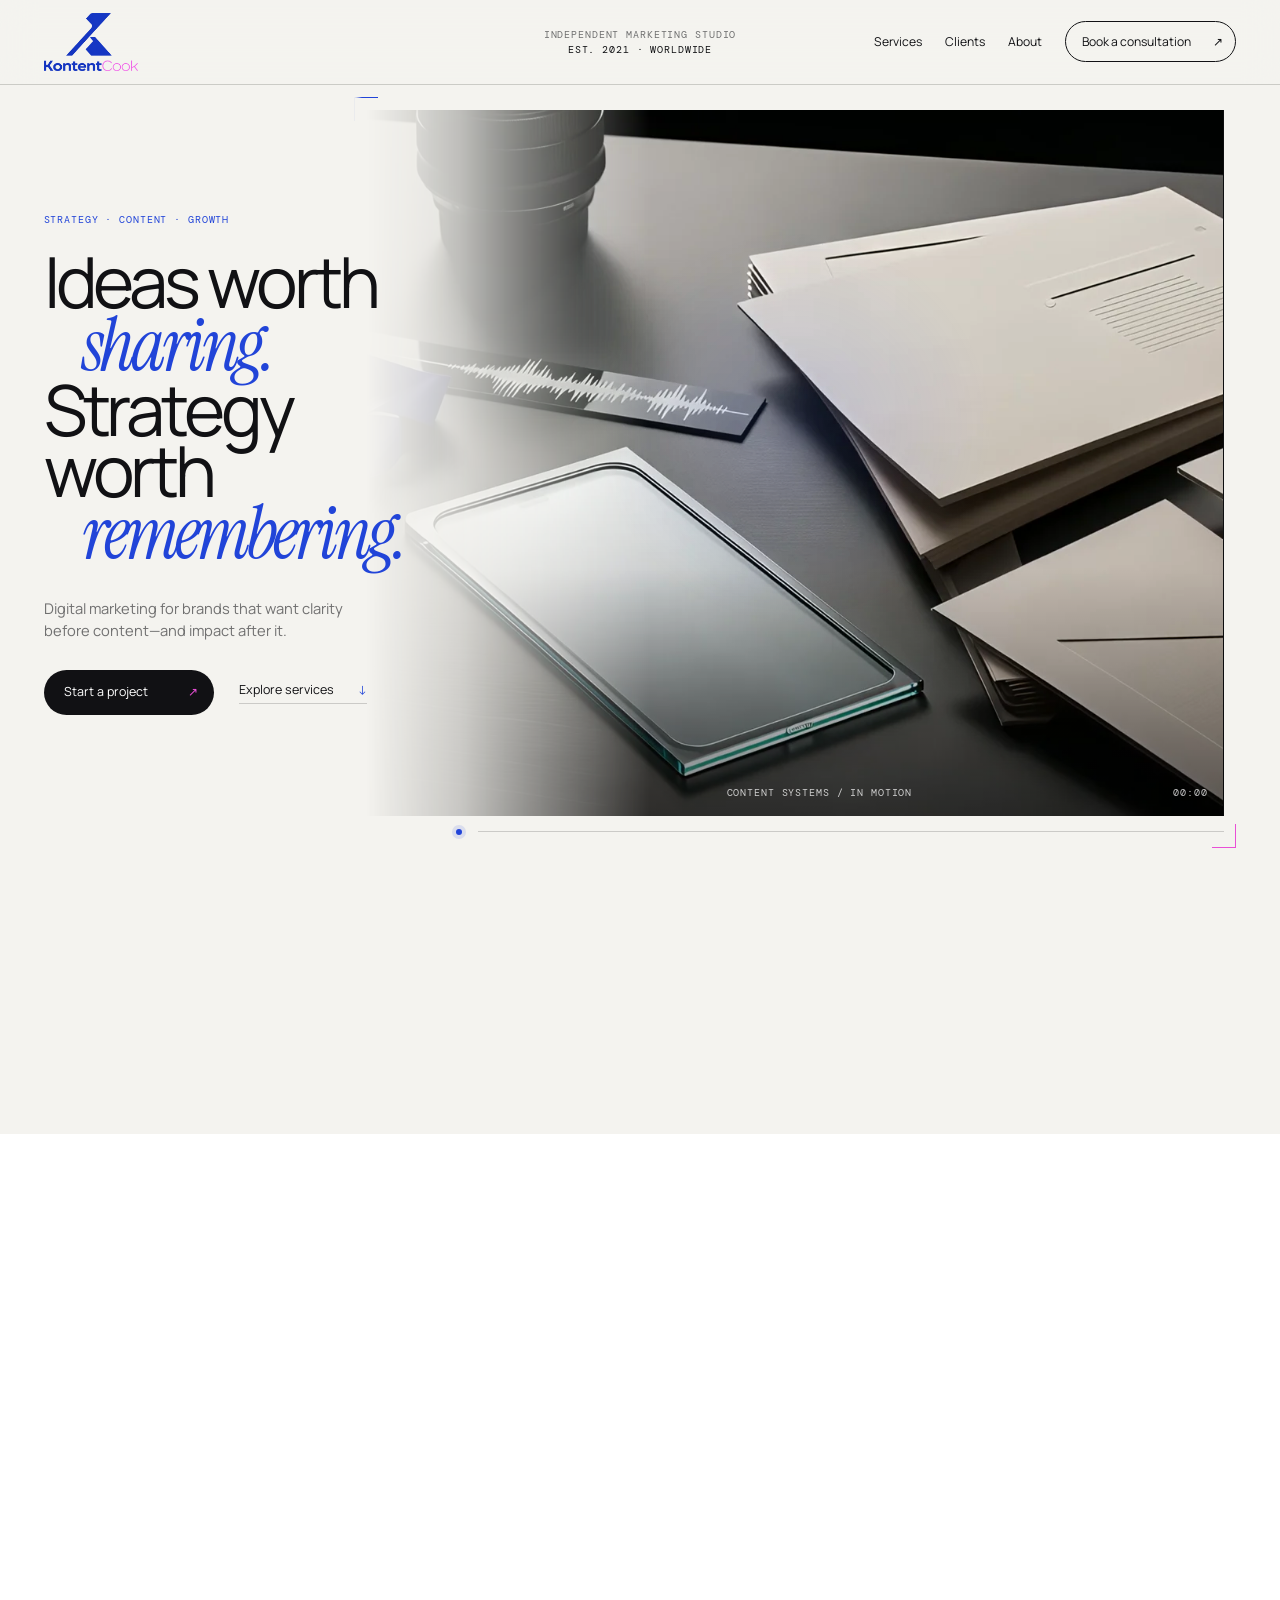
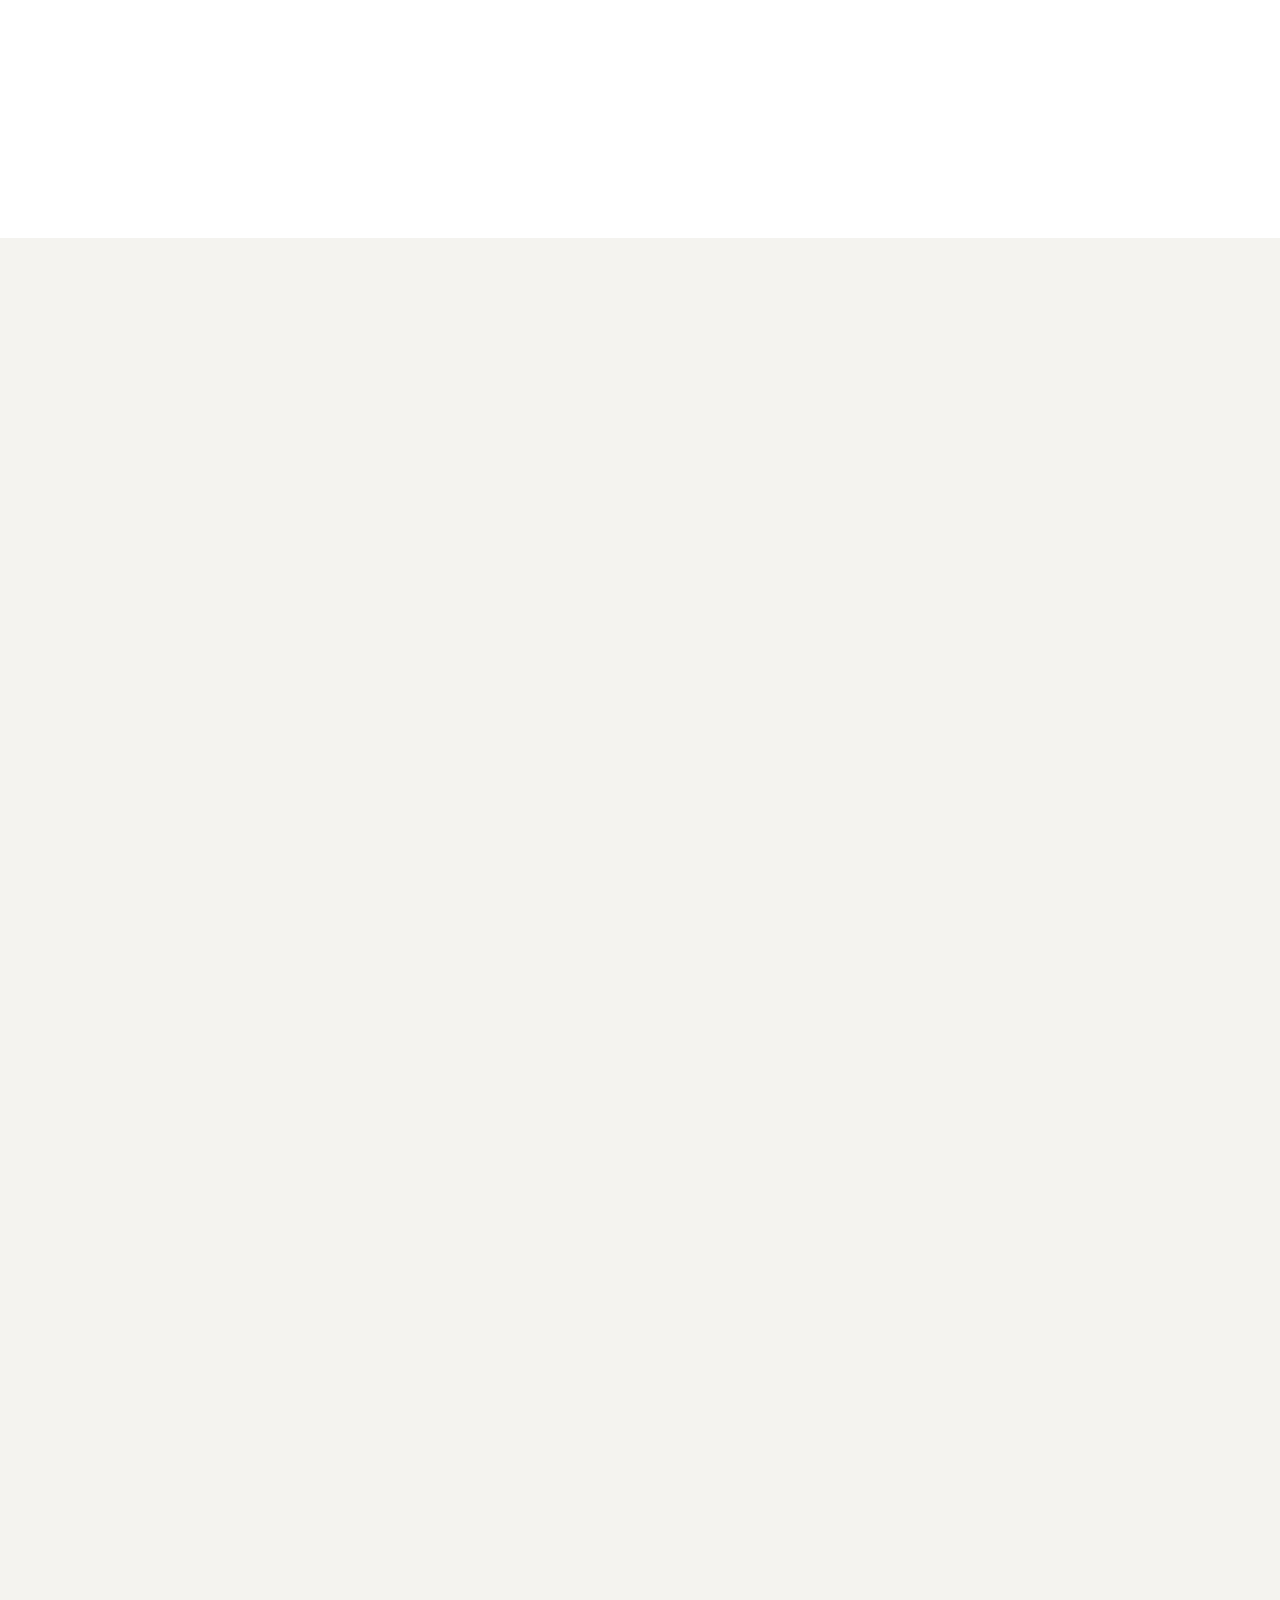
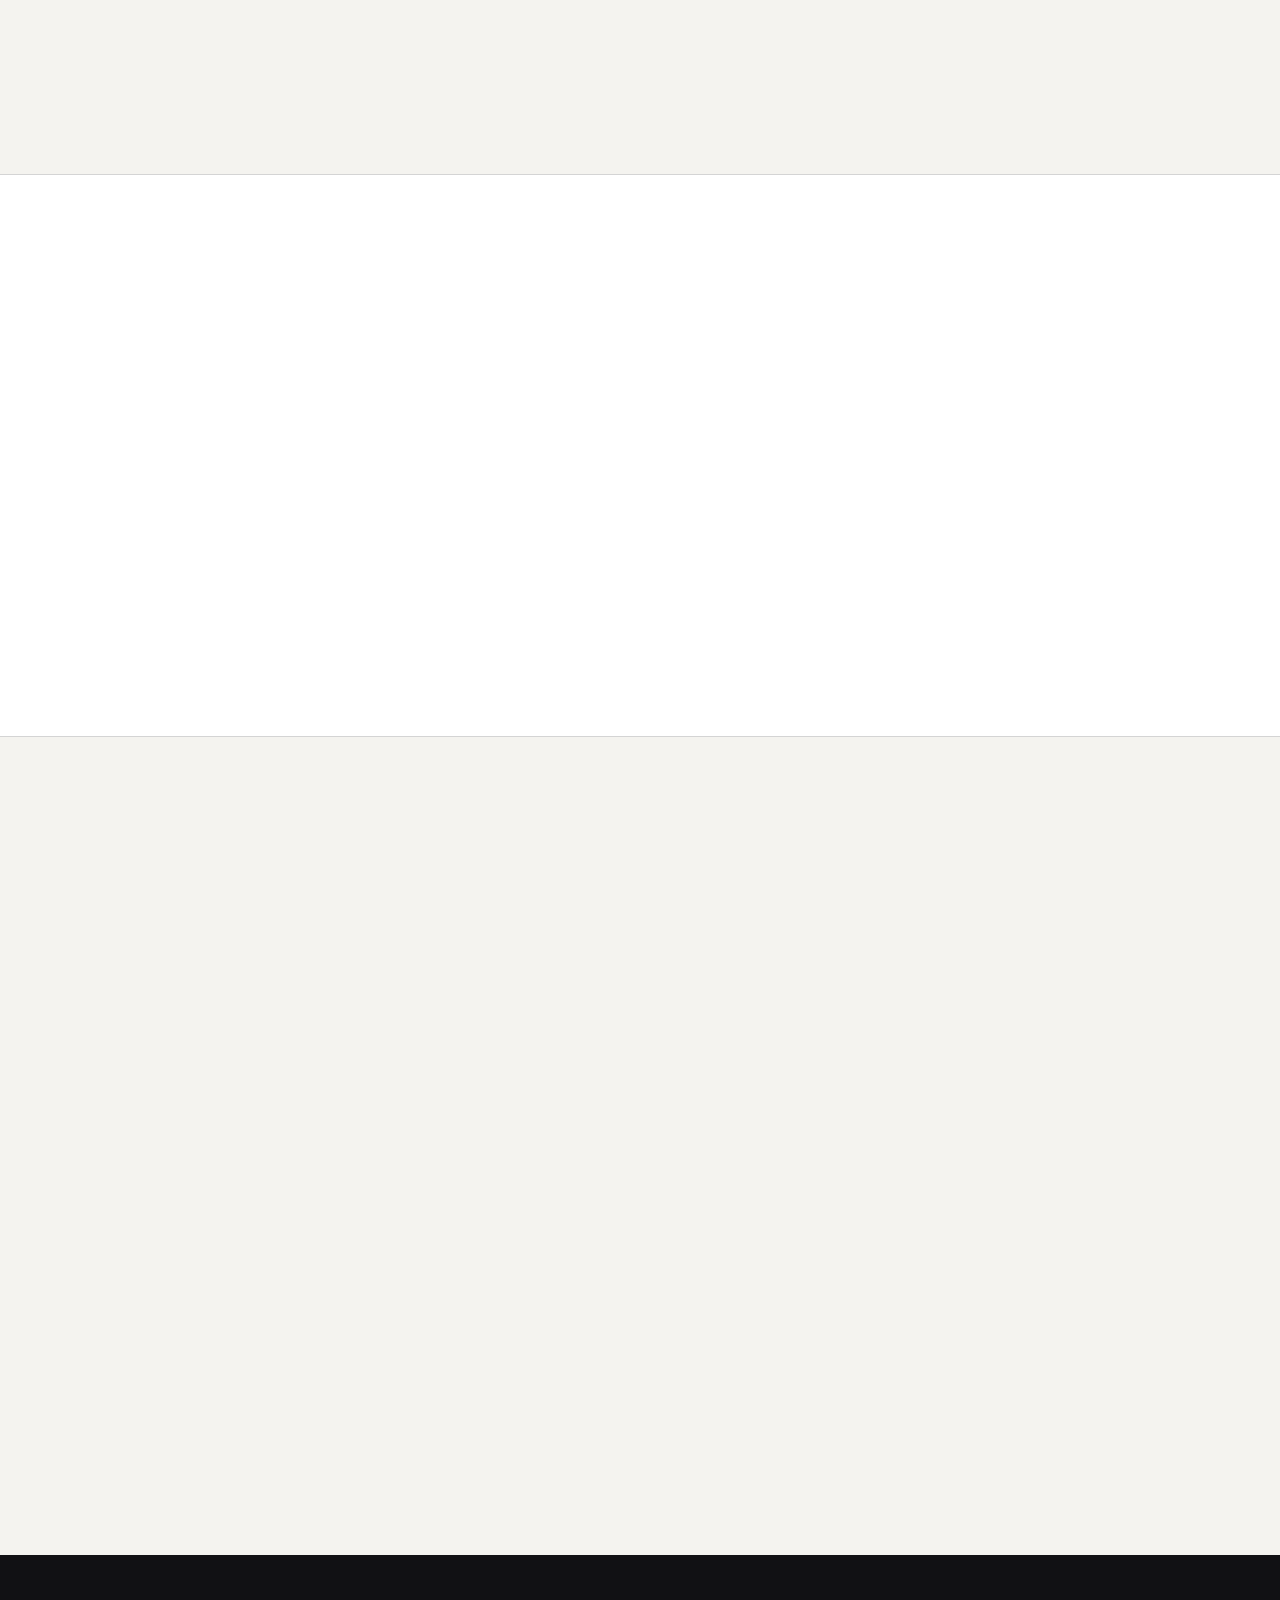
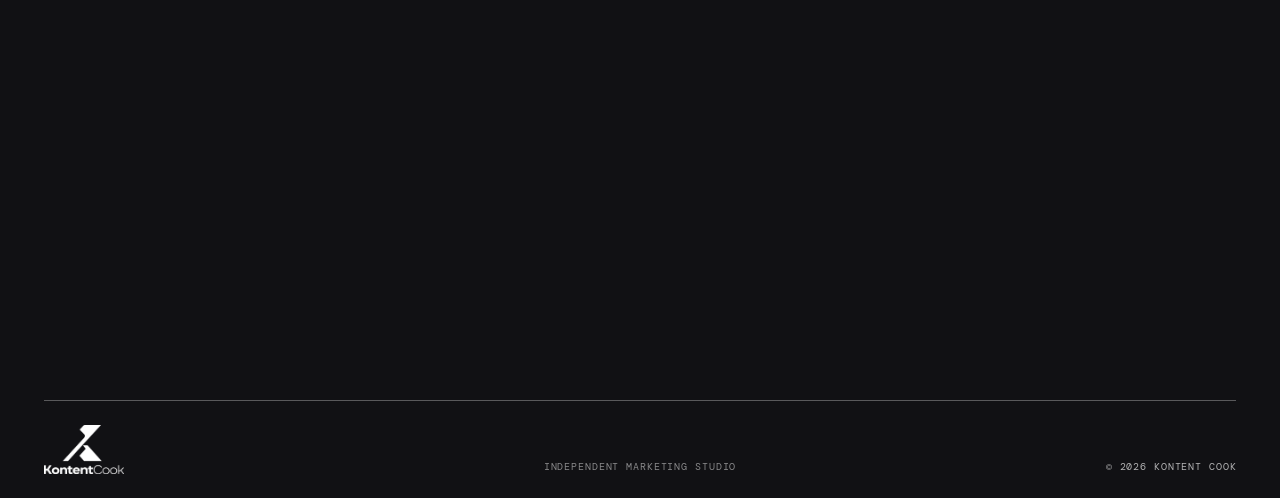
<file: index.html>
<!doctype html>
<html lang="en">
<head>
  <meta charset="utf-8">
  <meta name="viewport" content="width=device-width,initial-scale=1">
  <title>Kontent Cook — Digital strategy and content</title>
  <meta name="description" content="Kontent Cook is Kalpani Fernando's independent digital marketing studio—strategy, content and performance for brands ready to grow.">
  <link rel="canonical" href="https://kontentcook.com/">
  <meta name="theme-color" content="#f4f3ef">
  <meta property="og:type" content="website">
  <meta property="og:site_name" content="Kontent Cook">
  <meta property="og:title" content="Kontent Cook — Make marketing matter">
  <meta property="og:description" content="Clear strategy. Memorable content. Measurable growth.">
  <meta property="og:url" content="https://kontentcook.com/">
  <meta name="twitter:card" content="summary_large_image">
  <meta name="twitter:title" content="Kontent Cook — Make marketing matter">
  <meta name="twitter:description" content="Clear strategy. Memorable content. Measurable growth.">
  <link rel="icon" href="favicon-32.png" sizes="32x32">
  <link rel="apple-touch-icon" href="apple-touch-icon.png">
  <link rel="preconnect" href="https://fonts.googleapis.com">
  <link rel="preconnect" href="https://fonts.gstatic.com" crossorigin>
  <link href="https://fonts.googleapis.com/css2?family=DM+Mono:wght@300;400&family=Instrument+Serif:ital@0;1&family=Manrope:wght@300;400;500;600&display=swap" rel="stylesheet">
  <link rel="stylesheet" href="css/site.css">
  <script type="application/ld+json">{"@context":"https://schema.org","@type":"ProfessionalService","name":"Kontent Cook","url":"https://kontentcook.com/","founder":{"@type":"Person","name":"Kalpani Fernando","jobTitle":"Chartered Marketeer","sameAs":"https://www.linkedin.com/in/kalpani-fernando"},"email":"kontentcook2021@gmail.com","areaServed":["Sri Lanka","Sweden","UK","Singapore","Australia","New Zealand"]}</script>
  <script type="speculationrules">
  {"prerender":[{"where":{"href_matches":"/services/*"},"eagerness":"moderate"}]}
  </script>
</head>
<body>
  <a class="skip" href="#main">Skip to content</a>

  <header class="site-head" id="siteHead">
    <div class="head-inner">
      <a class="brand" href="#top" aria-label="Kontent Cook, home"><img src="img/logo.webp" alt="Kontent Cook" width="720" height="443"></a>
      <p class="head-note">Independent marketing studio<br><span>Est. 2021 · Worldwide</span></p>
      <nav class="desktop-nav" aria-label="Primary">
        <a href="#services">Services</a>
        <a href="#clients">Clients</a>
        <a href="#about">About</a>
        <a class="head-cta" href="#contact">Book a consultation <span>↗</span></a>
      </nav>
      <button class="menu-button" id="menuButton" aria-expanded="false" aria-controls="menuPanel" aria-label="Open menu"><span></span><span></span></button>
    </div>
  </header>

  <aside class="menu-panel" id="menuPanel" aria-hidden="true">
    <nav aria-label="Mobile">
      <a href="#services"><small>01</small> Services</a>
      <a href="#clients"><small>02</small> Clients</a>
      <a href="#about"><small>03</small> About</a>
      <a href="#contact"><small>04</small> Contact</a>
    </nav>
    <div class="menu-links"><a href="mailto:kontentcook2021@gmail.com">Email ↗</a><a href="https://www.linkedin.com/in/kalpani-fernando" target="_blank" rel="noopener">LinkedIn ↗</a></div>
  </aside>

  <main id="main">
    <section class="hero" id="top">
      <div class="hero-sticky shell">
        <div class="hero-copy">
          <p class="kicker enter">Strategy · Content · Growth</p>
          <h1 class="enter"><span>Ideas worth</span><em>sharing.</em><span>Strategy worth</span><em>remembering.</em></h1>
          <p class="hero-lede enter">Digital marketing for brands that want clarity before content—and impact after it.</p>
          <div class="hero-actions enter">
            <a class="button button--dark" href="#contact">Start a project <span>↗</span></a>
            <a class="text-link" href="#services">Explore services <span>↓</span></a>
          </div>
        </div>

        <figure class="film enter" id="filmFrame">
          <div class="film-corner film-corner--tl"></div><div class="film-corner film-corner--br"></div>
          <div class="film-window" id="filmWindow">
            <video id="heroFilm" muted playsinline preload="auto" poster="media/poster.webp" aria-label="Cinematic film about content creation">
              <source src="media/hero.mp4" type="video/mp4">
            </video>
            <div class="film-light" aria-hidden="true"></div>
            <div class="film-label"><span>Content systems / in motion</span><b id="filmTime">00:00</b></div>
          </div>
          <figcaption>
            <span class="film-status"><i></i></span>
            <span class="film-progress"><i id="filmProgress"></i></span>
          </figcaption>
        </figure>
      </div>
    </section>

    <section class="intro section" aria-label="Point of view">
      <div class="shell">
        <div class="intro-panel reveal">
          <div class="intro-inner">
            <p class="section-index">00 / Point of view</p>
            <h2 class="intro-statement">
              Good marketing doesn’t <em>add to the noise.</em>
              It gives people a reason to <em>care.</em>
            </h2>
            <div class="intro-notes">
              <p>Kontent Cook is an independent digital marketing studio built for the space between a strong idea and real business momentum.</p>
              <p>Clear thinking.<br>Distinctive execution.<br>Measurable progress.</p>
            </div>
          </div>
        </div>
      </div>
    </section>

    <section class="services section" id="services">
      <div class="shell">
        <header class="section-head reveal">
          <p class="section-index">01 / Expertise</p>
          <h2>What we bring<br><em>to the table.</em></h2>
          <p>One connected system—from deciding what matters to measuring what moved.</p>
        </header>
        <div class="service-grid">
          <a class="service-card reveal" href="services/social-media.html">
            <figure><img src="img/services/social-media.webp" data-vt="social-media" alt="" width="1200" height="900" loading="lazy"></figure>
            <div class="service-card__body">
              <span class="service-card__no">01</span>
              <h3>Social media</h3>
              <p>Content creation, community management, paid social and reporting—run as one system.</p>
              <span class="service-card__go">Explore <i>↗</i></span>
            </div>
          </a>
          <a class="service-card reveal" href="services/content-marketing.html">
            <figure><img src="img/services/content-marketing.webp" data-vt="content-marketing" alt="" width="1200" height="900" loading="lazy"></figure>
            <div class="service-card__body">
              <span class="service-card__no">02</span>
              <h3>Content marketing</h3>
              <p>Editorial strategy, writing, video production and visual storytelling that earns attention.</p>
              <span class="service-card__go">Explore <i>↗</i></span>
            </div>
          </a>
          <a class="service-card reveal" href="services/search-performance.html">
            <figure><img src="img/services/search-performance.webp" data-vt="search-performance" alt="" width="1200" height="900" loading="lazy"></figure>
            <div class="service-card__body">
              <span class="service-card__no">03</span>
              <h3>Search + performance</h3>
              <p>SEO, SEM, conversion thinking and analytics that guide the next decision.</p>
              <span class="service-card__go">Explore <i>↗</i></span>
            </div>
          </a>
          <a class="service-card reveal" href="services/brand-consultancy.html">
            <figure><img src="img/services/brand-consultancy.webp" data-vt="brand-consultancy" alt="" width="1200" height="900" loading="lazy"></figure>
            <div class="service-card__body">
              <span class="service-card__no">04</span>
              <h3>Brand consultancy</h3>
              <p>Research, positioning, messaging and integrated strategy for when the direction has to be right.</p>
              <span class="service-card__go">Explore <i>↗</i></span>
            </div>
          </a>
          <a class="service-card reveal" href="services/websites.html">
            <figure><img src="img/services/websites.webp" data-vt="websites" alt="" width="1200" height="900" loading="lazy"></figure>
            <div class="service-card__body">
              <span class="service-card__no">05</span>
              <h3>Websites &amp; portfolios</h3>
              <p>Portfolio and business sites built to load fast, read clearly and convert—design through launch.</p>
              <span class="service-card__go">Explore <i>↗</i></span>
            </div>
          </a>
        </div>
      </div>
    </section>

    <section class="clients section" id="clients">
      <div class="shell">
        <header class="section-head section-head--clients reveal">
          <p class="section-index">02 / Selected clients</p>
          <h2>Different worlds.<br><em>One standard.</em></h2>
          <p>Current and previous partnerships across six markets.</p>
        </header>
        <div class="logo-rail reveal">
          <ul class="logo-track" aria-label="Current and previous clients">
            <li class="logo-fable"><img src="img/clients/fablenest.webp" alt="FableNest" loading="lazy"></li>
            <li class="logo-dreamberry"><img src="img/clients/dreamberry.webp" alt="Dreamberry" loading="lazy"></li>
            <li class="logo-layertone"><img src="img/clients/layertone.webp" alt="Layertone" loading="lazy"></li>
            <li class="dark"><img src="img/clients/taluvo.webp" alt="Taluvo" loading="lazy"></li>
            <li><img src="img/clients/tinkersprout.webp" alt="TinkerSprout" loading="lazy"></li>
            <li><img src="img/clients/alumart.webp" alt="Alumart" loading="lazy"></li>
            <li class="logo-ultrakleen"><img src="img/clients/ultrakleen.jpg" alt="Ultrakleen" loading="lazy"></li>
            <li><img src="img/clients/kleenaid.jpg" alt="KleenAid" loading="lazy"></li>
            <li><img src="img/clients/ultrakil.webp" alt="Ultrakil" loading="lazy"></li>
          </ul>
          <!-- Duplicate set, hidden from assistive tech: the track translates by
               -50% so the second copy lands exactly where the first began. -->
          <ul class="logo-track" aria-hidden="true">
            <li class="logo-fable"><img src="img/clients/fablenest.webp" alt="" loading="lazy"></li>
            <li class="logo-dreamberry"><img src="img/clients/dreamberry.webp" alt="" loading="lazy"></li>
            <li class="logo-layertone"><img src="img/clients/layertone.webp" alt="" loading="lazy"></li>
            <li class="dark"><img src="img/clients/taluvo.webp" alt="" loading="lazy"></li>
            <li><img src="img/clients/tinkersprout.webp" alt="" loading="lazy"></li>
            <li><img src="img/clients/alumart.webp" alt="" loading="lazy"></li>
            <li class="logo-ultrakleen"><img src="img/clients/ultrakleen.jpg" alt="" loading="lazy"></li>
            <li><img src="img/clients/kleenaid.jpg" alt="" loading="lazy"></li>
            <li><img src="img/clients/ultrakil.webp" alt="" loading="lazy"></li>
          </ul>
        </div>
        <p class="markets reveal">Sri Lanka <i></i> Sweden <i></i> UK <i></i> Singapore <i></i> Australia <i></i> New Zealand</p>
      </div>
    </section>

    <section class="about section" id="about">
      <div class="shell about-grid">
        <figure class="about-photo reveal"><img src="img/founder-editorial.webp" alt="Kalpani Fernando, founder of Kontent Cook" loading="lazy"><figcaption>Kalpani Fernando / Founder</figcaption></figure>
        <div class="about-copy">
          <p class="section-index reveal">03 / The studio</p>
          <h2 class="reveal">A strategist’s mind.<br><em>A maker’s instinct.</em></h2>
          <p class="about-lede reveal">I’m Kalpani Fernando—founder of Kontent Cook and a Chartered Marketeer qualified with CIM-UK.</p>
          <p class="reveal">Since 2021, I’ve helped startups find their footing and established businesses rethink their digital presence. The method is simple: understand the market, find the honest idea, and turn it into work people notice.</p>
          <dl class="facts reveal"><div><dt>Founded</dt><dd>2021</dd></div><div><dt>Reach</dt><dd>6 countries</dd></div><div><dt>Approach</dt><dd>Strategy → craft → evidence</dd></div></dl>
          <a class="text-link reveal" href="https://www.linkedin.com/in/kalpani-fernando" target="_blank" rel="noopener">Connect on LinkedIn <span>↗</span></a>
        </div>
      </div>
    </section>

    <section class="contact" id="contact">
      <div class="shell">
        <div class="contact-panel reveal">
          <div class="contact-inner">
            <p class="section-index">04 / Start something</p>
            <h2 class="contact-statement">Let’s make <em>it matter.</em></h2>
            <p class="contact-note">A free, focused conversation. No pitch deck required.</p>
            <a class="contact-link" href="https://calendar.google.com/calendar/appointments/schedules/AcZssZ0rxZoeJ9dlCDskJmH9oWi0sS8WMiGjyY5BxSsb9YEfwAAl_cdGFxWCv5egynxonmfAL-ViEdG3?gv=true" target="_blank" rel="noopener">Book a consultation <span aria-hidden="true">↗</span></a>
          </div>

          <div class="contact-aside">
            <p class="contact-avail"><i class="contact-live" aria-hidden="true"></i> Available for new projects</p>
            <p class="contact-clock">Colombo <b id="localTime">—</b> local</p>
            <ul class="contact-channels">
              <li><a href="mailto:kontentcook2021@gmail.com">Email</a></li>
              <li><a href="https://wa.me/message/G6DDOOTK5DZOB1" target="_blank" rel="noopener">WhatsApp</a></li>
              <li><a href="https://www.linkedin.com/in/kalpani-fernando" target="_blank" rel="noopener">LinkedIn</a></li>
            </ul>
          </div>
        </div>
      </div>
      <footer class="shell footer"><img src="img/logo-light.webp" alt="Kontent Cook" width="720" height="443"><p class="footer-tag">Independent marketing studio</p><p>© <span id="year">2026</span> Kontent Cook</p></footer>
    </section>
  </main>
  <script src="js/site.js" defer></script>
</body>
</html>
</file>
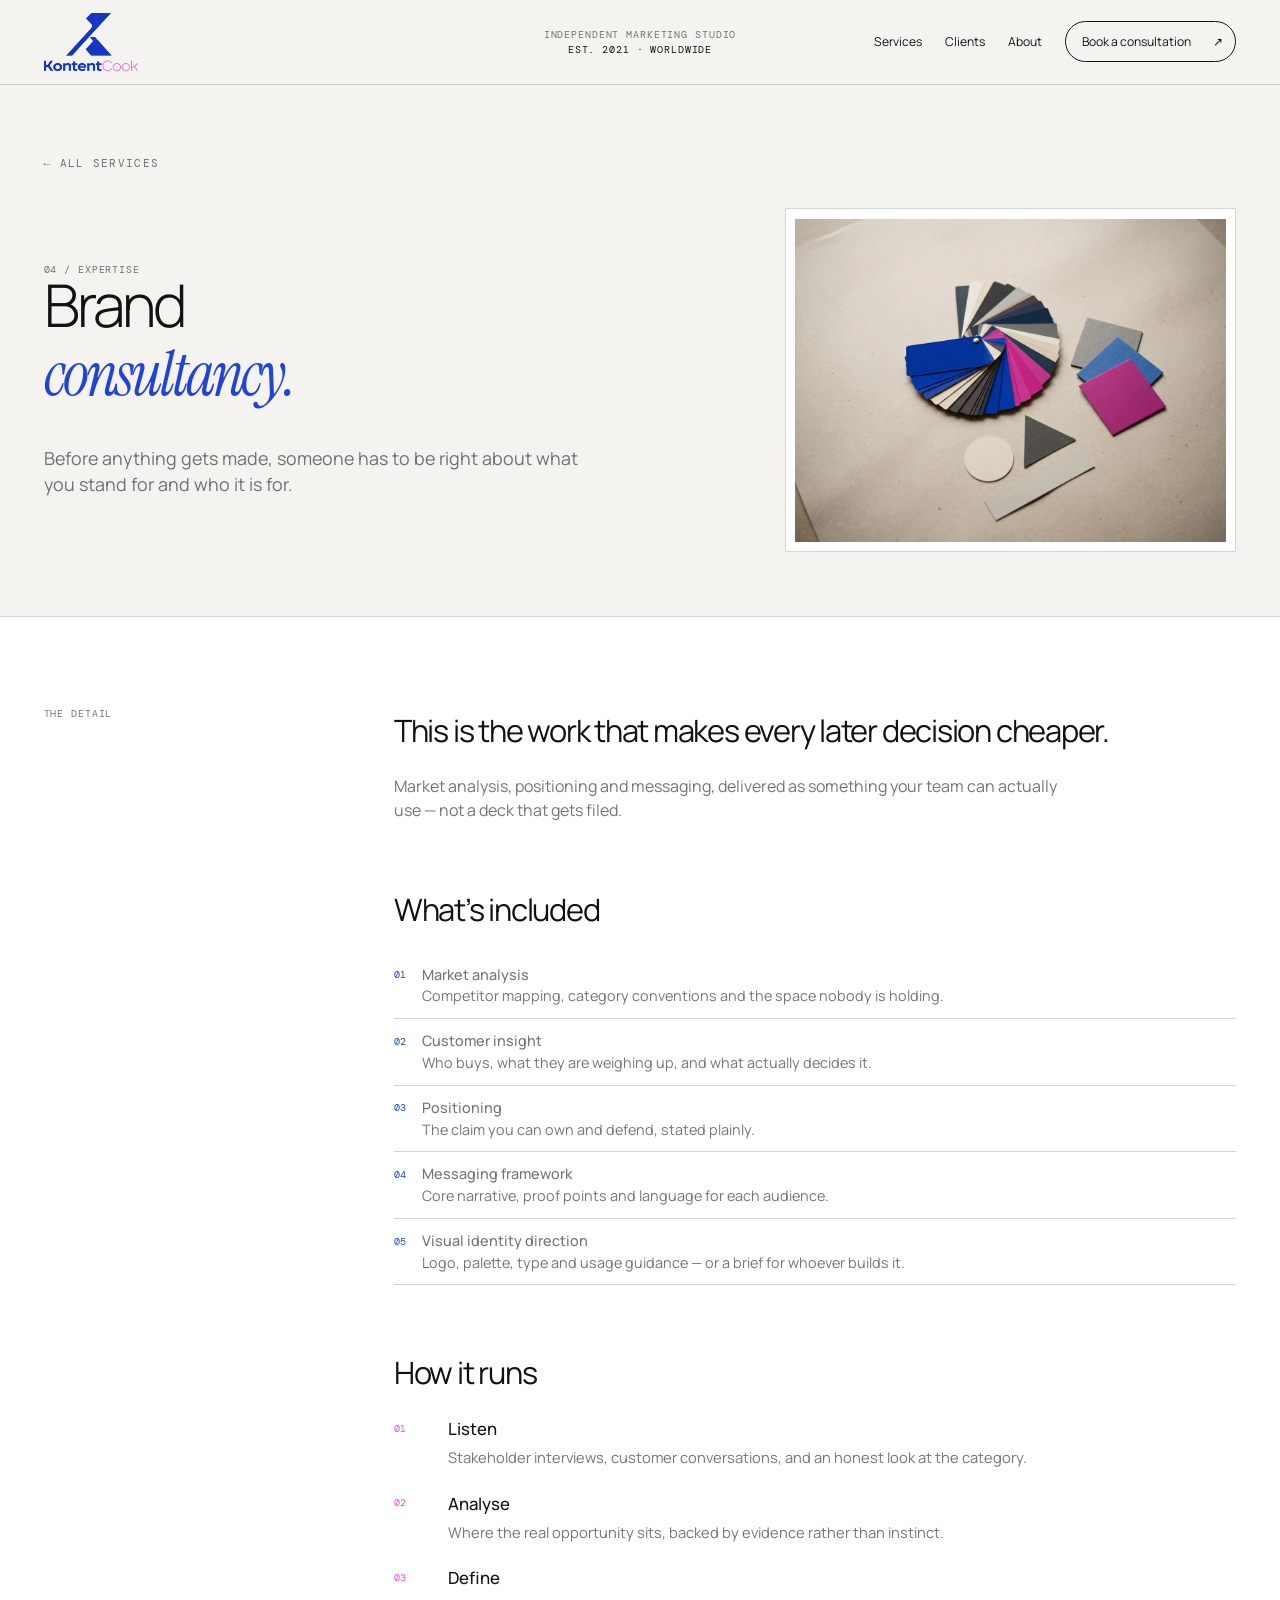
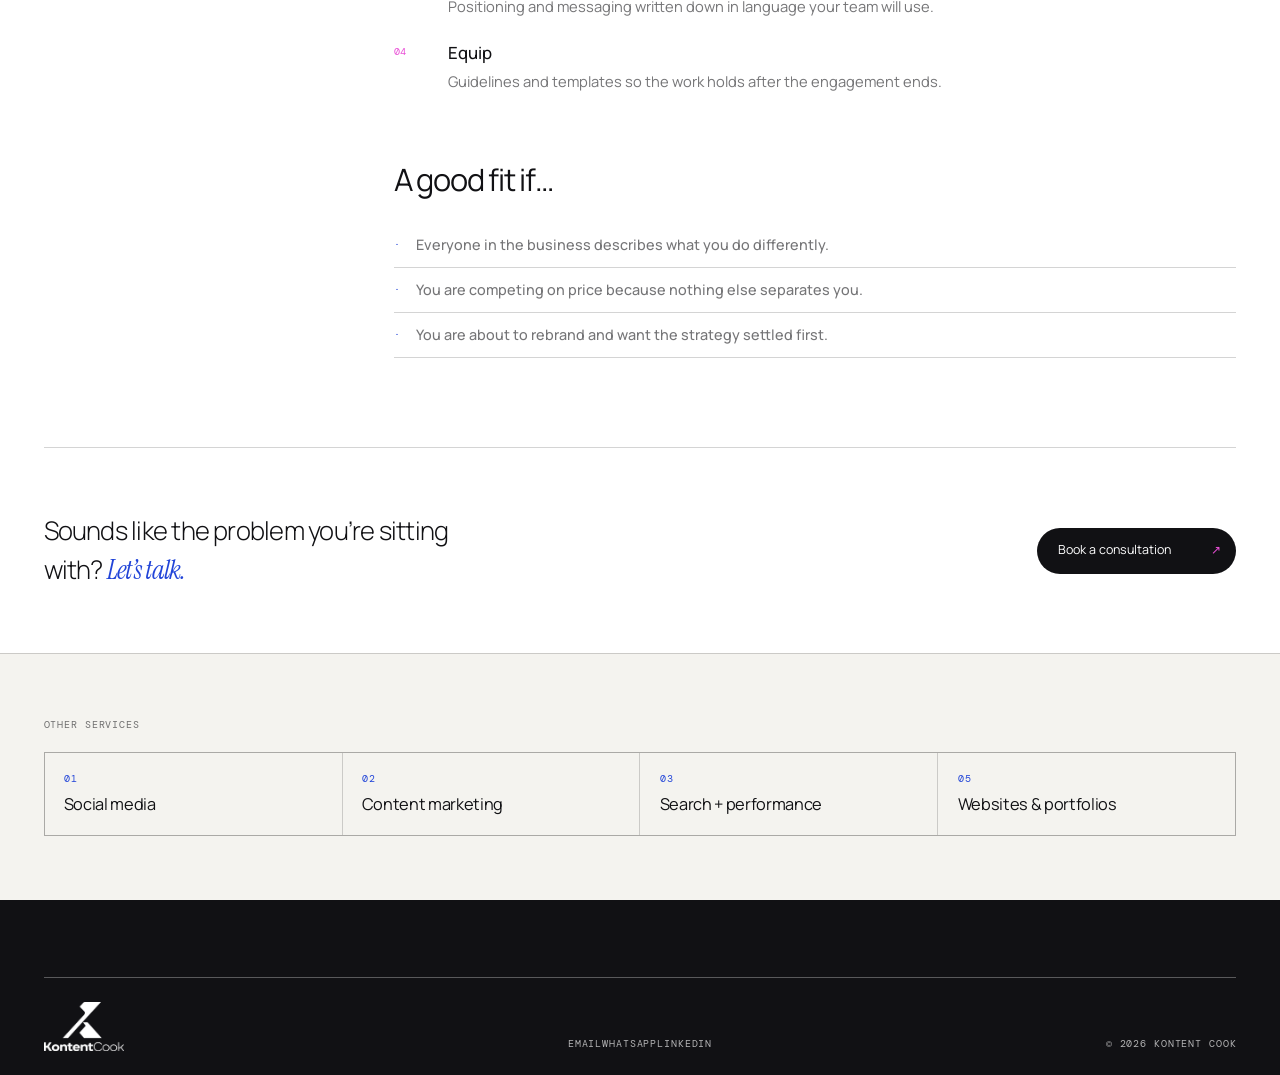
<file: services/brand-consultancy.html>
<!doctype html>
<html lang="en">
<head>
  <meta charset="utf-8">
  <meta name="viewport" content="width=device-width,initial-scale=1">
  <title>Brand Strategy and Consultancy — Kontent Cook</title>
  <meta name="description" content="Before anything gets made, someone has to be right about what you stand for and who it is for.">
  <link rel="canonical" href="https://kontentcook.com/services/brand-consultancy.html">
  <meta name="theme-color" content="#f4f3ef">
  <meta property="og:type" content="article">
  <meta property="og:site_name" content="Kontent Cook">
  <meta property="og:title" content="Brand Strategy and Consultancy — Kontent Cook">
  <meta property="og:description" content="Before anything gets made, someone has to be right about what you stand for and who it is for.">
  <meta property="og:url" content="https://kontentcook.com/services/brand-consultancy.html">
  <meta property="og:image" content="https://kontentcook.com/img/services/brand-consultancy.webp">
  <meta name="twitter:card" content="summary_large_image">
  <link rel="icon" href="../favicon-32.png" sizes="32x32">
  <link rel="apple-touch-icon" href="../apple-touch-icon.png">
  <link rel="preconnect" href="https://fonts.googleapis.com">
  <link rel="preconnect" href="https://fonts.gstatic.com" crossorigin>
  <link href="https://fonts.googleapis.com/css2?family=DM+Mono:wght@300;400&family=Instrument+Serif:ital@0;1&family=Manrope:wght@300;400;500;600&display=swap" rel="stylesheet">
  <link rel="stylesheet" href="../css/site.css">
  <script type="application/ld+json">{"@context":"https://schema.org","@type":"Service","name":"Brand Strategy and Consultancy","description":"Before anything gets made, someone has to be right about what you stand for and who it is for.","provider":{"@type":"ProfessionalService","name":"Kontent Cook","url":"https://kontentcook.com/"},"areaServed":["Sri Lanka","Sweden","UK","Singapore","Australia","New Zealand"]}</script>
  <script type="speculationrules">
  {"prerender":[{"where":{"href_matches":"/services/*"},"eagerness":"moderate"}]}
  </script>
</head>
<body>
  <a class="skip" href="#main">Skip to content</a>

  <header class="site-head" id="siteHead">
    <div class="head-inner">
      <a class="brand" href="../index.html" aria-label="Kontent Cook, home"><img src="../img/logo.webp" alt="Kontent Cook" width="720" height="443"></a>
      <p class="head-note">Independent marketing studio<br><span>Est. 2021 · Worldwide</span></p>
      <nav class="desktop-nav" aria-label="Primary">
        <a href="../index.html#services">Services</a>
        <a href="../index.html#clients">Clients</a>
        <a href="../index.html#about">About</a>
        <a class="head-cta" href="../index.html#contact">Book a consultation <span>↗</span></a>
      </nav>
      <button class="menu-button" id="menuButton" aria-expanded="false" aria-controls="menuPanel" aria-label="Open menu"><span></span><span></span></button>
    </div>
  </header>

  <aside class="menu-panel" id="menuPanel" aria-hidden="true">
    <nav aria-label="Mobile">
      <a href="../index.html#services"><small>01</small> Services</a>
      <a href="../index.html#clients"><small>02</small> Clients</a>
      <a href="../index.html#about"><small>03</small> About</a>
      <a href="../index.html#contact"><small>04</small> Contact</a>
    </nav>
    <div class="menu-links"><a href="mailto:kontentcook2021@gmail.com">Email ↗</a><a href="https://www.linkedin.com/in/kalpani-fernando" target="_blank" rel="noopener">LinkedIn ↗</a></div>
  </aside>

  <main id="main">
    <section class="svc-hero">
      <div class="shell">
        <a class="svc-back" href="../index.html#services">← All services</a>
        <div class="svc-hero__in">
          <div>
            <p class="section-index">04 / Expertise</p>
            <h1>Brand<br><em>consultancy.</em></h1>
            <p class="svc-lede">Before anything gets made, someone has to be right about what you stand for and who it is for.</p>
          </div>
          <figure class="svc-figure">
            <img src="../img/services/brand-consultancy.webp" data-vt="brand-consultancy" alt="" width="1200" height="900">
          </figure>
        </div>
      </div>
    </section>

    <section class="svc-body">
      <div class="shell svc-cols">
        <p class="section-index">The detail</p>
        <div>
          <div class="svc-block">
            <h2>This is the work that makes every later decision cheaper.</h2>
            <p style="color:var(--muted);max-width:42rem">Market analysis, positioning and messaging, delivered as something your team can actually use — not a deck that gets filed.</p>
          </div>

          <div class="svc-block">
            <h2>What&rsquo;s included</h2>
            <ul class="svc-list">
              <li><i>01</i><span><b>Market analysis</b>Competitor mapping, category conventions and the space nobody is holding.</span></li>
              <li><i>02</i><span><b>Customer insight</b>Who buys, what they are weighing up, and what actually decides it.</span></li>
              <li><i>03</i><span><b>Positioning</b>The claim you can own and defend, stated plainly.</span></li>
              <li><i>04</i><span><b>Messaging framework</b>Core narrative, proof points and language for each audience.</span></li>
              <li><i>05</i><span><b>Visual identity direction</b>Logo, palette, type and usage guidance — or a brief for whoever builds it.</span></li>
            </ul>
          </div>

          <div class="svc-block">
            <h2>How it runs</h2>
            <ol class="svc-steps">
              <li><div><h3>Listen</h3><p>Stakeholder interviews, customer conversations, and an honest look at the category.</p></div></li>
              <li><div><h3>Analyse</h3><p>Where the real opportunity sits, backed by evidence rather than instinct.</p></div></li>
              <li><div><h3>Define</h3><p>Positioning and messaging written down in language your team will use.</p></div></li>
              <li><div><h3>Equip</h3><p>Guidelines and templates so the work holds after the engagement ends.</p></div></li>
            </ol>
          </div>

          <div class="svc-block">
            <h2>A good fit if&hellip;</h2>
            <ul class="svc-list">
              <li><i>·</i><span><b>Everyone in the business describes what you do differently.</b></span></li>
              <li><i>·</i><span><b>You are competing on price because nothing else separates you.</b></span></li>
              <li><i>·</i><span><b>You are about to rebrand and want the strategy settled first.</b></span></li>
            </ul>
          </div>
        </div>
      </div>

      <div class="shell svc-cta">
        <p>Sounds like the problem you&rsquo;re sitting with? <em>Let&rsquo;s talk.</em></p>
        <a class="button button--dark" href="https://calendar.google.com/calendar/appointments/schedules/AcZssZ0rxZoeJ9dlCDskJmH9oWi0sS8WMiGjyY5BxSsb9YEfwAAl_cdGFxWCv5egynxonmfAL-ViEdG3?gv=true" target="_blank" rel="noopener">Book a consultation <span>↗</span></a>
      </div>
    </section>

    <section class="svc-siblings">
      <div class="shell">
        <p class="section-index" style="margin-bottom:1.25rem">Other services</p>
        <ul>
        <li><a href="social-media.html"><small>01</small><b>Social media</b></a></li>
        <li><a href="content-marketing.html"><small>02</small><b>Content marketing</b></a></li>
        <li><a href="search-performance.html"><small>03</small><b>Search + performance</b></a></li>
        <li><a href="websites.html"><small>05</small><b>Websites &amp; portfolios</b></a></li>
        </ul>
      </div>
    </section>
  </main>

  <footer class="contact" style="padding-top:clamp(3rem,6vw,5rem)">
    <footer class="shell footer" style="margin-top:0"><img src="../img/logo-light.webp" alt="Kontent Cook" width="720" height="443"><div><a href="mailto:kontentcook2021@gmail.com">Email</a><a href="https://wa.me/message/G6DDOOTK5DZOB1" target="_blank" rel="noopener">WhatsApp</a><a href="https://www.linkedin.com/in/kalpani-fernando" target="_blank" rel="noopener">LinkedIn</a></div><p>© <span id="year">2026</span> Kontent Cook</p></footer>
  </footer>

  <script src="../js/site.js" defer></script>
</body>
</html>
</file>
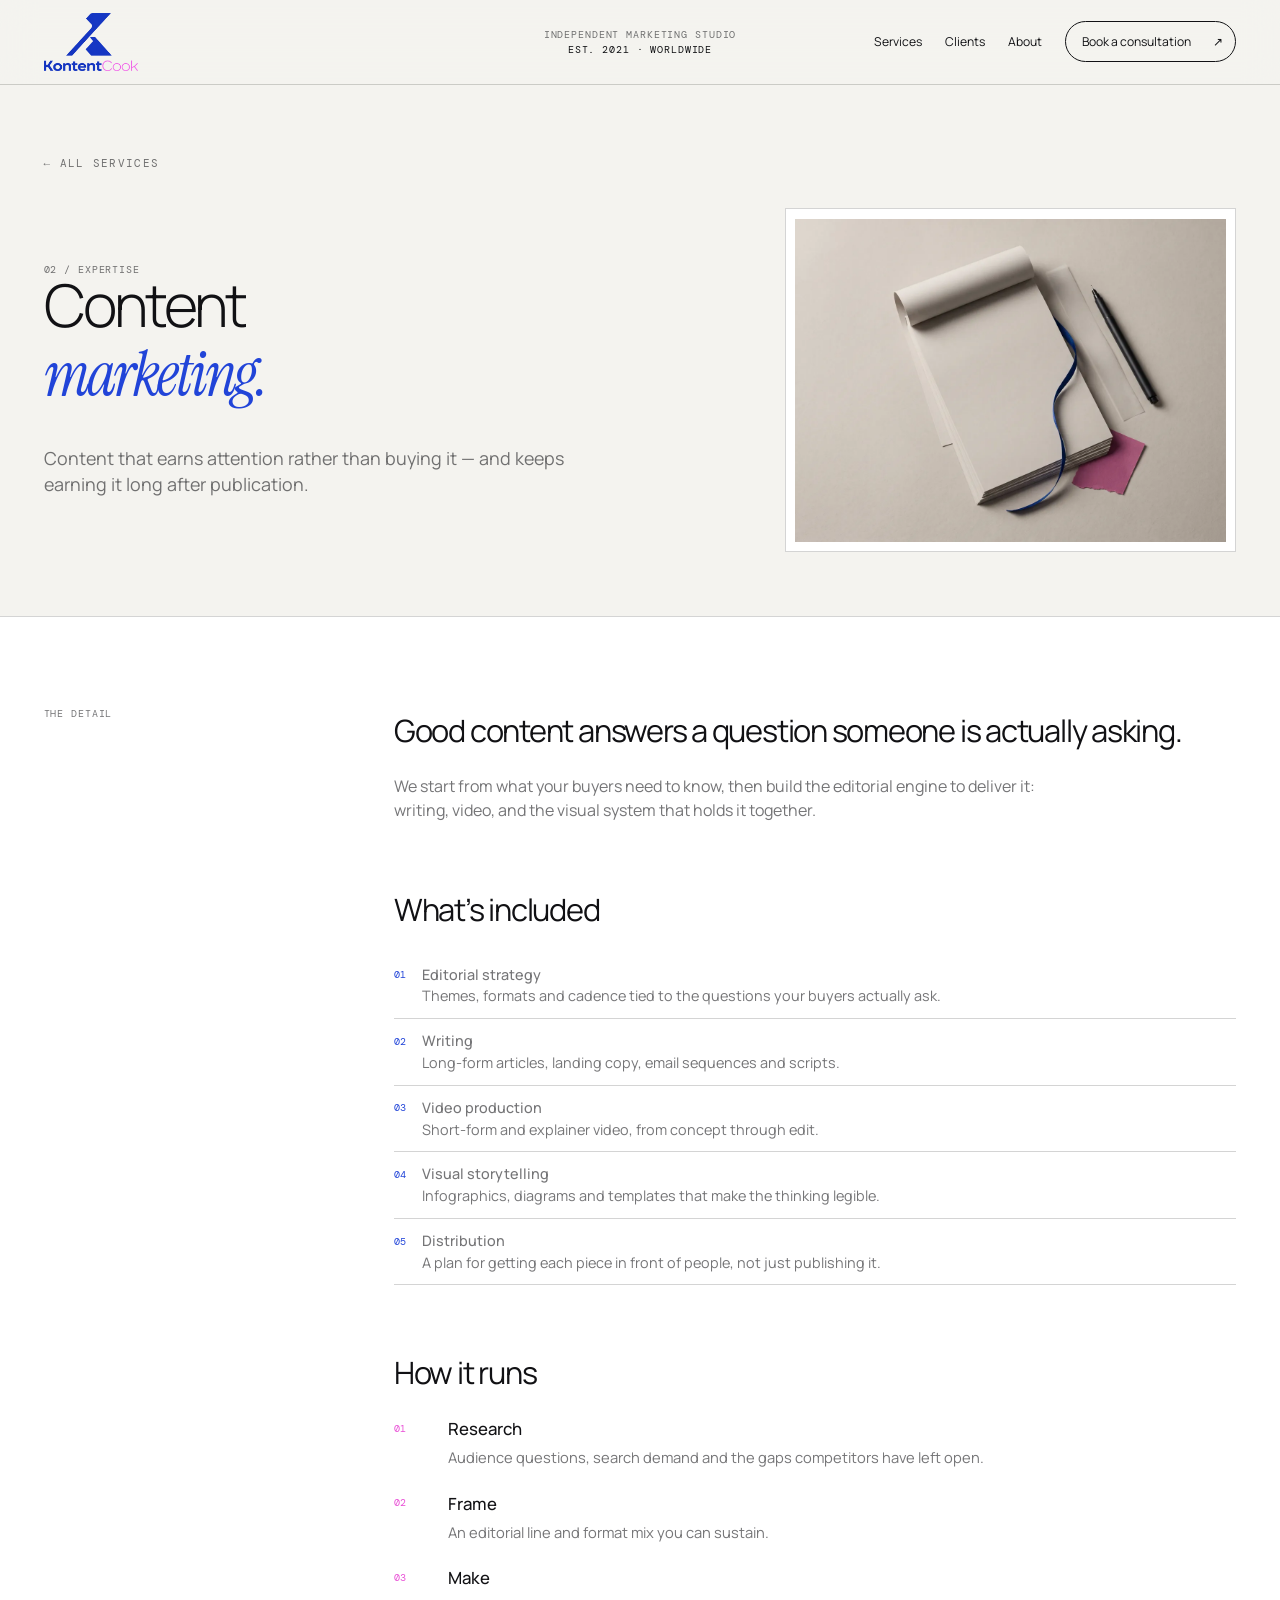
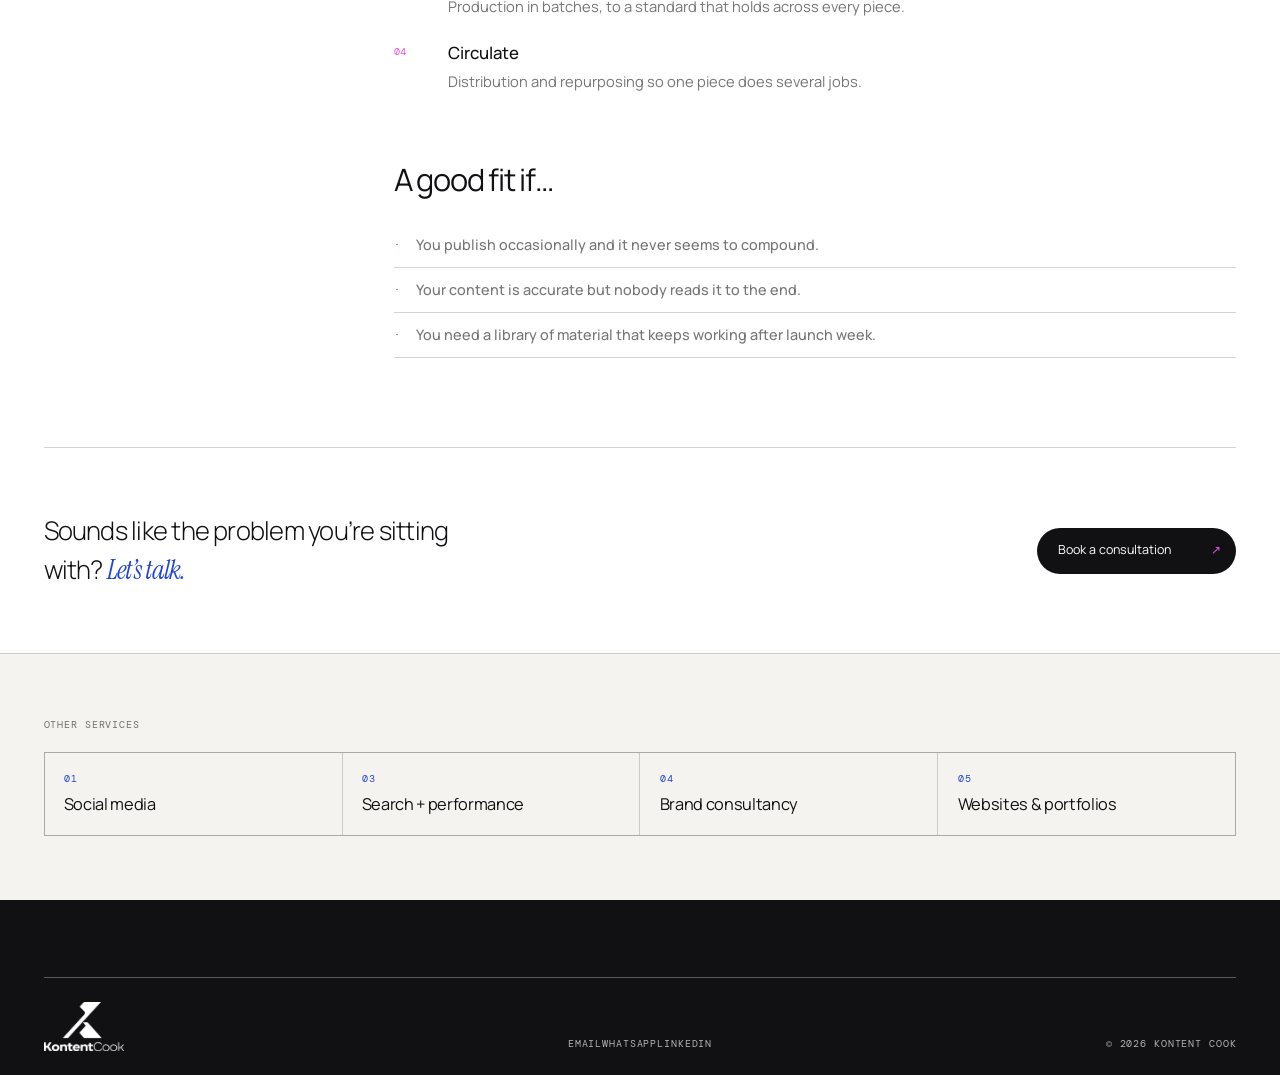
<file: services/content-marketing.html>
<!doctype html>
<html lang="en">
<head>
  <meta charset="utf-8">
  <meta name="viewport" content="width=device-width,initial-scale=1">
  <title>Content Marketing — Kontent Cook</title>
  <meta name="description" content="Content that earns attention rather than buying it — and keeps earning it long after publication.">
  <link rel="canonical" href="https://kontentcook.com/services/content-marketing.html">
  <meta name="theme-color" content="#f4f3ef">
  <meta property="og:type" content="article">
  <meta property="og:site_name" content="Kontent Cook">
  <meta property="og:title" content="Content Marketing — Kontent Cook">
  <meta property="og:description" content="Content that earns attention rather than buying it — and keeps earning it long after publication.">
  <meta property="og:url" content="https://kontentcook.com/services/content-marketing.html">
  <meta property="og:image" content="https://kontentcook.com/img/services/content-marketing.webp">
  <meta name="twitter:card" content="summary_large_image">
  <link rel="icon" href="../favicon-32.png" sizes="32x32">
  <link rel="apple-touch-icon" href="../apple-touch-icon.png">
  <link rel="preconnect" href="https://fonts.googleapis.com">
  <link rel="preconnect" href="https://fonts.gstatic.com" crossorigin>
  <link href="https://fonts.googleapis.com/css2?family=DM+Mono:wght@300;400&family=Instrument+Serif:ital@0;1&family=Manrope:wght@300;400;500;600&display=swap" rel="stylesheet">
  <link rel="stylesheet" href="../css/site.css">
  <script type="application/ld+json">{"@context":"https://schema.org","@type":"Service","name":"Content Marketing","description":"Content that earns attention rather than buying it — and keeps earning it long after publication.","provider":{"@type":"ProfessionalService","name":"Kontent Cook","url":"https://kontentcook.com/"},"areaServed":["Sri Lanka","Sweden","UK","Singapore","Australia","New Zealand"]}</script>
  <script type="speculationrules">
  {"prerender":[{"where":{"href_matches":"/services/*"},"eagerness":"moderate"}]}
  </script>
</head>
<body>
  <a class="skip" href="#main">Skip to content</a>

  <header class="site-head" id="siteHead">
    <div class="head-inner">
      <a class="brand" href="../index.html" aria-label="Kontent Cook, home"><img src="../img/logo.webp" alt="Kontent Cook" width="720" height="443"></a>
      <p class="head-note">Independent marketing studio<br><span>Est. 2021 · Worldwide</span></p>
      <nav class="desktop-nav" aria-label="Primary">
        <a href="../index.html#services">Services</a>
        <a href="../index.html#clients">Clients</a>
        <a href="../index.html#about">About</a>
        <a class="head-cta" href="../index.html#contact">Book a consultation <span>↗</span></a>
      </nav>
      <button class="menu-button" id="menuButton" aria-expanded="false" aria-controls="menuPanel" aria-label="Open menu"><span></span><span></span></button>
    </div>
  </header>

  <aside class="menu-panel" id="menuPanel" aria-hidden="true">
    <nav aria-label="Mobile">
      <a href="../index.html#services"><small>01</small> Services</a>
      <a href="../index.html#clients"><small>02</small> Clients</a>
      <a href="../index.html#about"><small>03</small> About</a>
      <a href="../index.html#contact"><small>04</small> Contact</a>
    </nav>
    <div class="menu-links"><a href="mailto:kontentcook2021@gmail.com">Email ↗</a><a href="https://www.linkedin.com/in/kalpani-fernando" target="_blank" rel="noopener">LinkedIn ↗</a></div>
  </aside>

  <main id="main">
    <section class="svc-hero">
      <div class="shell">
        <a class="svc-back" href="../index.html#services">← All services</a>
        <div class="svc-hero__in">
          <div>
            <p class="section-index">02 / Expertise</p>
            <h1>Content<br><em>marketing.</em></h1>
            <p class="svc-lede">Content that earns attention rather than buying it — and keeps earning it long after publication.</p>
          </div>
          <figure class="svc-figure">
            <img src="../img/services/content-marketing.webp" data-vt="content-marketing" alt="" width="1200" height="900">
          </figure>
        </div>
      </div>
    </section>

    <section class="svc-body">
      <div class="shell svc-cols">
        <p class="section-index">The detail</p>
        <div>
          <div class="svc-block">
            <h2>Good content answers a question someone is actually asking.</h2>
            <p style="color:var(--muted);max-width:42rem">We start from what your buyers need to know, then build the editorial engine to deliver it: writing, video, and the visual system that holds it together.</p>
          </div>

          <div class="svc-block">
            <h2>What&rsquo;s included</h2>
            <ul class="svc-list">
              <li><i>01</i><span><b>Editorial strategy</b>Themes, formats and cadence tied to the questions your buyers actually ask.</span></li>
              <li><i>02</i><span><b>Writing</b>Long-form articles, landing copy, email sequences and scripts.</span></li>
              <li><i>03</i><span><b>Video production</b>Short-form and explainer video, from concept through edit.</span></li>
              <li><i>04</i><span><b>Visual storytelling</b>Infographics, diagrams and templates that make the thinking legible.</span></li>
              <li><i>05</i><span><b>Distribution</b>A plan for getting each piece in front of people, not just publishing it.</span></li>
            </ul>
          </div>

          <div class="svc-block">
            <h2>How it runs</h2>
            <ol class="svc-steps">
              <li><div><h3>Research</h3><p>Audience questions, search demand and the gaps competitors have left open.</p></div></li>
              <li><div><h3>Frame</h3><p>An editorial line and format mix you can sustain.</p></div></li>
              <li><div><h3>Make</h3><p>Production in batches, to a standard that holds across every piece.</p></div></li>
              <li><div><h3>Circulate</h3><p>Distribution and repurposing so one piece does several jobs.</p></div></li>
            </ol>
          </div>

          <div class="svc-block">
            <h2>A good fit if&hellip;</h2>
            <ul class="svc-list">
              <li><i>·</i><span><b>You publish occasionally and it never seems to compound.</b></span></li>
              <li><i>·</i><span><b>Your content is accurate but nobody reads it to the end.</b></span></li>
              <li><i>·</i><span><b>You need a library of material that keeps working after launch week.</b></span></li>
            </ul>
          </div>
        </div>
      </div>

      <div class="shell svc-cta">
        <p>Sounds like the problem you&rsquo;re sitting with? <em>Let&rsquo;s talk.</em></p>
        <a class="button button--dark" href="https://calendar.google.com/calendar/appointments/schedules/AcZssZ0rxZoeJ9dlCDskJmH9oWi0sS8WMiGjyY5BxSsb9YEfwAAl_cdGFxWCv5egynxonmfAL-ViEdG3?gv=true" target="_blank" rel="noopener">Book a consultation <span>↗</span></a>
      </div>
    </section>

    <section class="svc-siblings">
      <div class="shell">
        <p class="section-index" style="margin-bottom:1.25rem">Other services</p>
        <ul>
        <li><a href="social-media.html"><small>01</small><b>Social media</b></a></li>
        <li><a href="search-performance.html"><small>03</small><b>Search + performance</b></a></li>
        <li><a href="brand-consultancy.html"><small>04</small><b>Brand consultancy</b></a></li>
        <li><a href="websites.html"><small>05</small><b>Websites &amp; portfolios</b></a></li>
        </ul>
      </div>
    </section>
  </main>

  <footer class="contact" style="padding-top:clamp(3rem,6vw,5rem)">
    <footer class="shell footer" style="margin-top:0"><img src="../img/logo-light.webp" alt="Kontent Cook" width="720" height="443"><div><a href="mailto:kontentcook2021@gmail.com">Email</a><a href="https://wa.me/message/G6DDOOTK5DZOB1" target="_blank" rel="noopener">WhatsApp</a><a href="https://www.linkedin.com/in/kalpani-fernando" target="_blank" rel="noopener">LinkedIn</a></div><p>© <span id="year">2026</span> Kontent Cook</p></footer>
  </footer>

  <script src="../js/site.js" defer></script>
</body>
</html>
</file>
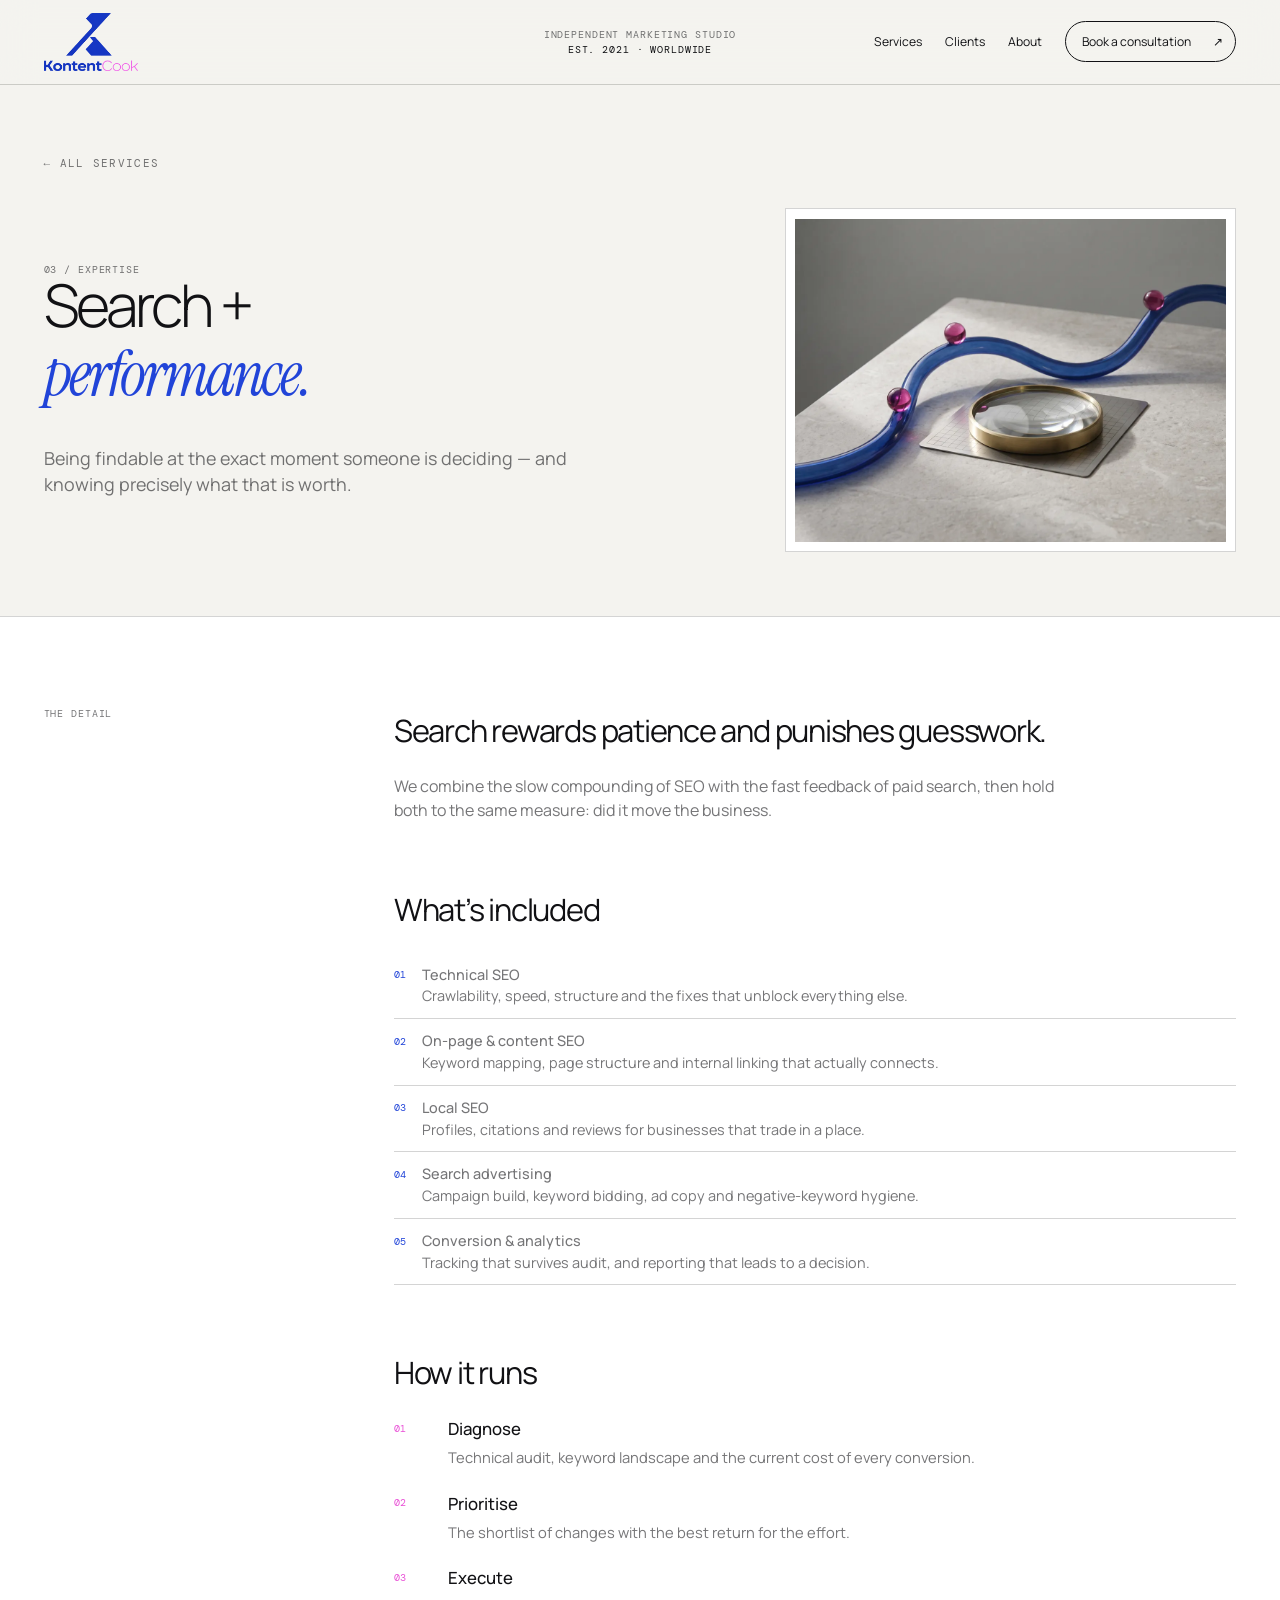
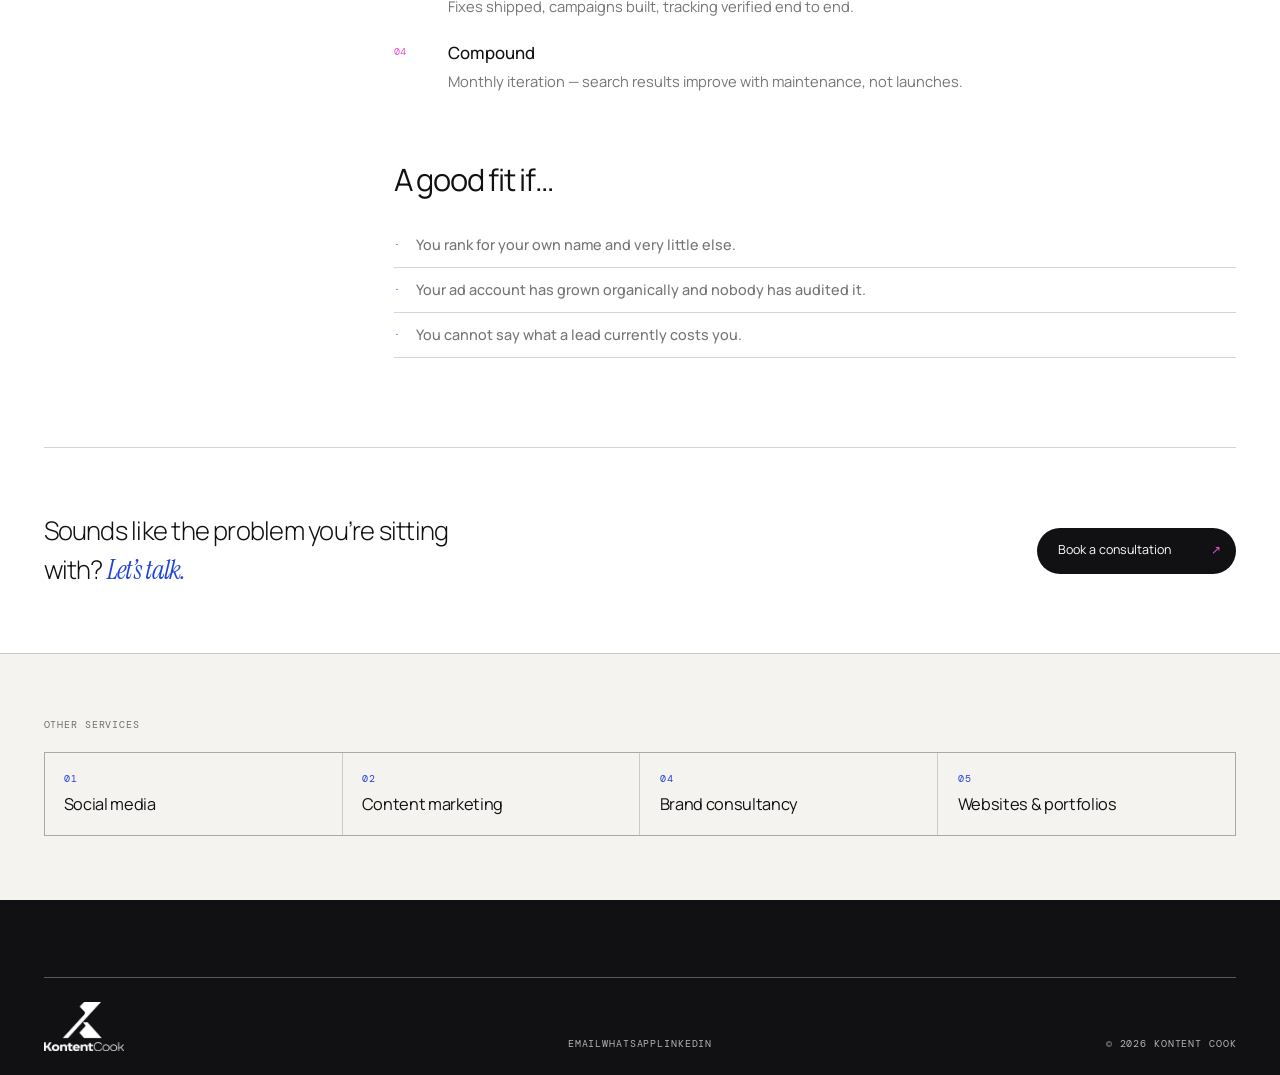
<file: services/search-performance.html>
<!doctype html>
<html lang="en">
<head>
  <meta charset="utf-8">
  <meta name="viewport" content="width=device-width,initial-scale=1">
  <title>SEO, SEM and Performance — Kontent Cook</title>
  <meta name="description" content="Being findable at the exact moment someone is deciding — and knowing precisely what that is worth.">
  <link rel="canonical" href="https://kontentcook.com/services/search-performance.html">
  <meta name="theme-color" content="#f4f3ef">
  <meta property="og:type" content="article">
  <meta property="og:site_name" content="Kontent Cook">
  <meta property="og:title" content="SEO, SEM and Performance — Kontent Cook">
  <meta property="og:description" content="Being findable at the exact moment someone is deciding — and knowing precisely what that is worth.">
  <meta property="og:url" content="https://kontentcook.com/services/search-performance.html">
  <meta property="og:image" content="https://kontentcook.com/img/services/search-performance.webp">
  <meta name="twitter:card" content="summary_large_image">
  <link rel="icon" href="../favicon-32.png" sizes="32x32">
  <link rel="apple-touch-icon" href="../apple-touch-icon.png">
  <link rel="preconnect" href="https://fonts.googleapis.com">
  <link rel="preconnect" href="https://fonts.gstatic.com" crossorigin>
  <link href="https://fonts.googleapis.com/css2?family=DM+Mono:wght@300;400&family=Instrument+Serif:ital@0;1&family=Manrope:wght@300;400;500;600&display=swap" rel="stylesheet">
  <link rel="stylesheet" href="../css/site.css">
  <script type="application/ld+json">{"@context":"https://schema.org","@type":"Service","name":"SEO, SEM and Performance","description":"Being findable at the exact moment someone is deciding — and knowing precisely what that is worth.","provider":{"@type":"ProfessionalService","name":"Kontent Cook","url":"https://kontentcook.com/"},"areaServed":["Sri Lanka","Sweden","UK","Singapore","Australia","New Zealand"]}</script>
  <script type="speculationrules">
  {"prerender":[{"where":{"href_matches":"/services/*"},"eagerness":"moderate"}]}
  </script>
</head>
<body>
  <a class="skip" href="#main">Skip to content</a>

  <header class="site-head" id="siteHead">
    <div class="head-inner">
      <a class="brand" href="../index.html" aria-label="Kontent Cook, home"><img src="../img/logo.webp" alt="Kontent Cook" width="720" height="443"></a>
      <p class="head-note">Independent marketing studio<br><span>Est. 2021 · Worldwide</span></p>
      <nav class="desktop-nav" aria-label="Primary">
        <a href="../index.html#services">Services</a>
        <a href="../index.html#clients">Clients</a>
        <a href="../index.html#about">About</a>
        <a class="head-cta" href="../index.html#contact">Book a consultation <span>↗</span></a>
      </nav>
      <button class="menu-button" id="menuButton" aria-expanded="false" aria-controls="menuPanel" aria-label="Open menu"><span></span><span></span></button>
    </div>
  </header>

  <aside class="menu-panel" id="menuPanel" aria-hidden="true">
    <nav aria-label="Mobile">
      <a href="../index.html#services"><small>01</small> Services</a>
      <a href="../index.html#clients"><small>02</small> Clients</a>
      <a href="../index.html#about"><small>03</small> About</a>
      <a href="../index.html#contact"><small>04</small> Contact</a>
    </nav>
    <div class="menu-links"><a href="mailto:kontentcook2021@gmail.com">Email ↗</a><a href="https://www.linkedin.com/in/kalpani-fernando" target="_blank" rel="noopener">LinkedIn ↗</a></div>
  </aside>

  <main id="main">
    <section class="svc-hero">
      <div class="shell">
        <a class="svc-back" href="../index.html#services">← All services</a>
        <div class="svc-hero__in">
          <div>
            <p class="section-index">03 / Expertise</p>
            <h1>Search +<br><em>performance.</em></h1>
            <p class="svc-lede">Being findable at the exact moment someone is deciding — and knowing precisely what that is worth.</p>
          </div>
          <figure class="svc-figure">
            <img src="../img/services/search-performance.webp" data-vt="search-performance" alt="" width="1200" height="900">
          </figure>
        </div>
      </div>
    </section>

    <section class="svc-body">
      <div class="shell svc-cols">
        <p class="section-index">The detail</p>
        <div>
          <div class="svc-block">
            <h2>Search rewards patience and punishes guesswork.</h2>
            <p style="color:var(--muted);max-width:42rem">We combine the slow compounding of SEO with the fast feedback of paid search, then hold both to the same measure: did it move the business.</p>
          </div>

          <div class="svc-block">
            <h2>What&rsquo;s included</h2>
            <ul class="svc-list">
              <li><i>01</i><span><b>Technical SEO</b>Crawlability, speed, structure and the fixes that unblock everything else.</span></li>
              <li><i>02</i><span><b>On-page &amp; content SEO</b>Keyword mapping, page structure and internal linking that actually connects.</span></li>
              <li><i>03</i><span><b>Local SEO</b>Profiles, citations and reviews for businesses that trade in a place.</span></li>
              <li><i>04</i><span><b>Search advertising</b>Campaign build, keyword bidding, ad copy and negative-keyword hygiene.</span></li>
              <li><i>05</i><span><b>Conversion &amp; analytics</b>Tracking that survives audit, and reporting that leads to a decision.</span></li>
            </ul>
          </div>

          <div class="svc-block">
            <h2>How it runs</h2>
            <ol class="svc-steps">
              <li><div><h3>Diagnose</h3><p>Technical audit, keyword landscape and the current cost of every conversion.</p></div></li>
              <li><div><h3>Prioritise</h3><p>The shortlist of changes with the best return for the effort.</p></div></li>
              <li><div><h3>Execute</h3><p>Fixes shipped, campaigns built, tracking verified end to end.</p></div></li>
              <li><div><h3>Compound</h3><p>Monthly iteration — search results improve with maintenance, not launches.</p></div></li>
            </ol>
          </div>

          <div class="svc-block">
            <h2>A good fit if&hellip;</h2>
            <ul class="svc-list">
              <li><i>·</i><span><b>You rank for your own name and very little else.</b></span></li>
              <li><i>·</i><span><b>Your ad account has grown organically and nobody has audited it.</b></span></li>
              <li><i>·</i><span><b>You cannot say what a lead currently costs you.</b></span></li>
            </ul>
          </div>
        </div>
      </div>

      <div class="shell svc-cta">
        <p>Sounds like the problem you&rsquo;re sitting with? <em>Let&rsquo;s talk.</em></p>
        <a class="button button--dark" href="https://calendar.google.com/calendar/appointments/schedules/AcZssZ0rxZoeJ9dlCDskJmH9oWi0sS8WMiGjyY5BxSsb9YEfwAAl_cdGFxWCv5egynxonmfAL-ViEdG3?gv=true" target="_blank" rel="noopener">Book a consultation <span>↗</span></a>
      </div>
    </section>

    <section class="svc-siblings">
      <div class="shell">
        <p class="section-index" style="margin-bottom:1.25rem">Other services</p>
        <ul>
        <li><a href="social-media.html"><small>01</small><b>Social media</b></a></li>
        <li><a href="content-marketing.html"><small>02</small><b>Content marketing</b></a></li>
        <li><a href="brand-consultancy.html"><small>04</small><b>Brand consultancy</b></a></li>
        <li><a href="websites.html"><small>05</small><b>Websites &amp; portfolios</b></a></li>
        </ul>
      </div>
    </section>
  </main>

  <footer class="contact" style="padding-top:clamp(3rem,6vw,5rem)">
    <footer class="shell footer" style="margin-top:0"><img src="../img/logo-light.webp" alt="Kontent Cook" width="720" height="443"><div><a href="mailto:kontentcook2021@gmail.com">Email</a><a href="https://wa.me/message/G6DDOOTK5DZOB1" target="_blank" rel="noopener">WhatsApp</a><a href="https://www.linkedin.com/in/kalpani-fernando" target="_blank" rel="noopener">LinkedIn</a></div><p>© <span id="year">2026</span> Kontent Cook</p></footer>
  </footer>

  <script src="../js/site.js" defer></script>
</body>
</html>
</file>
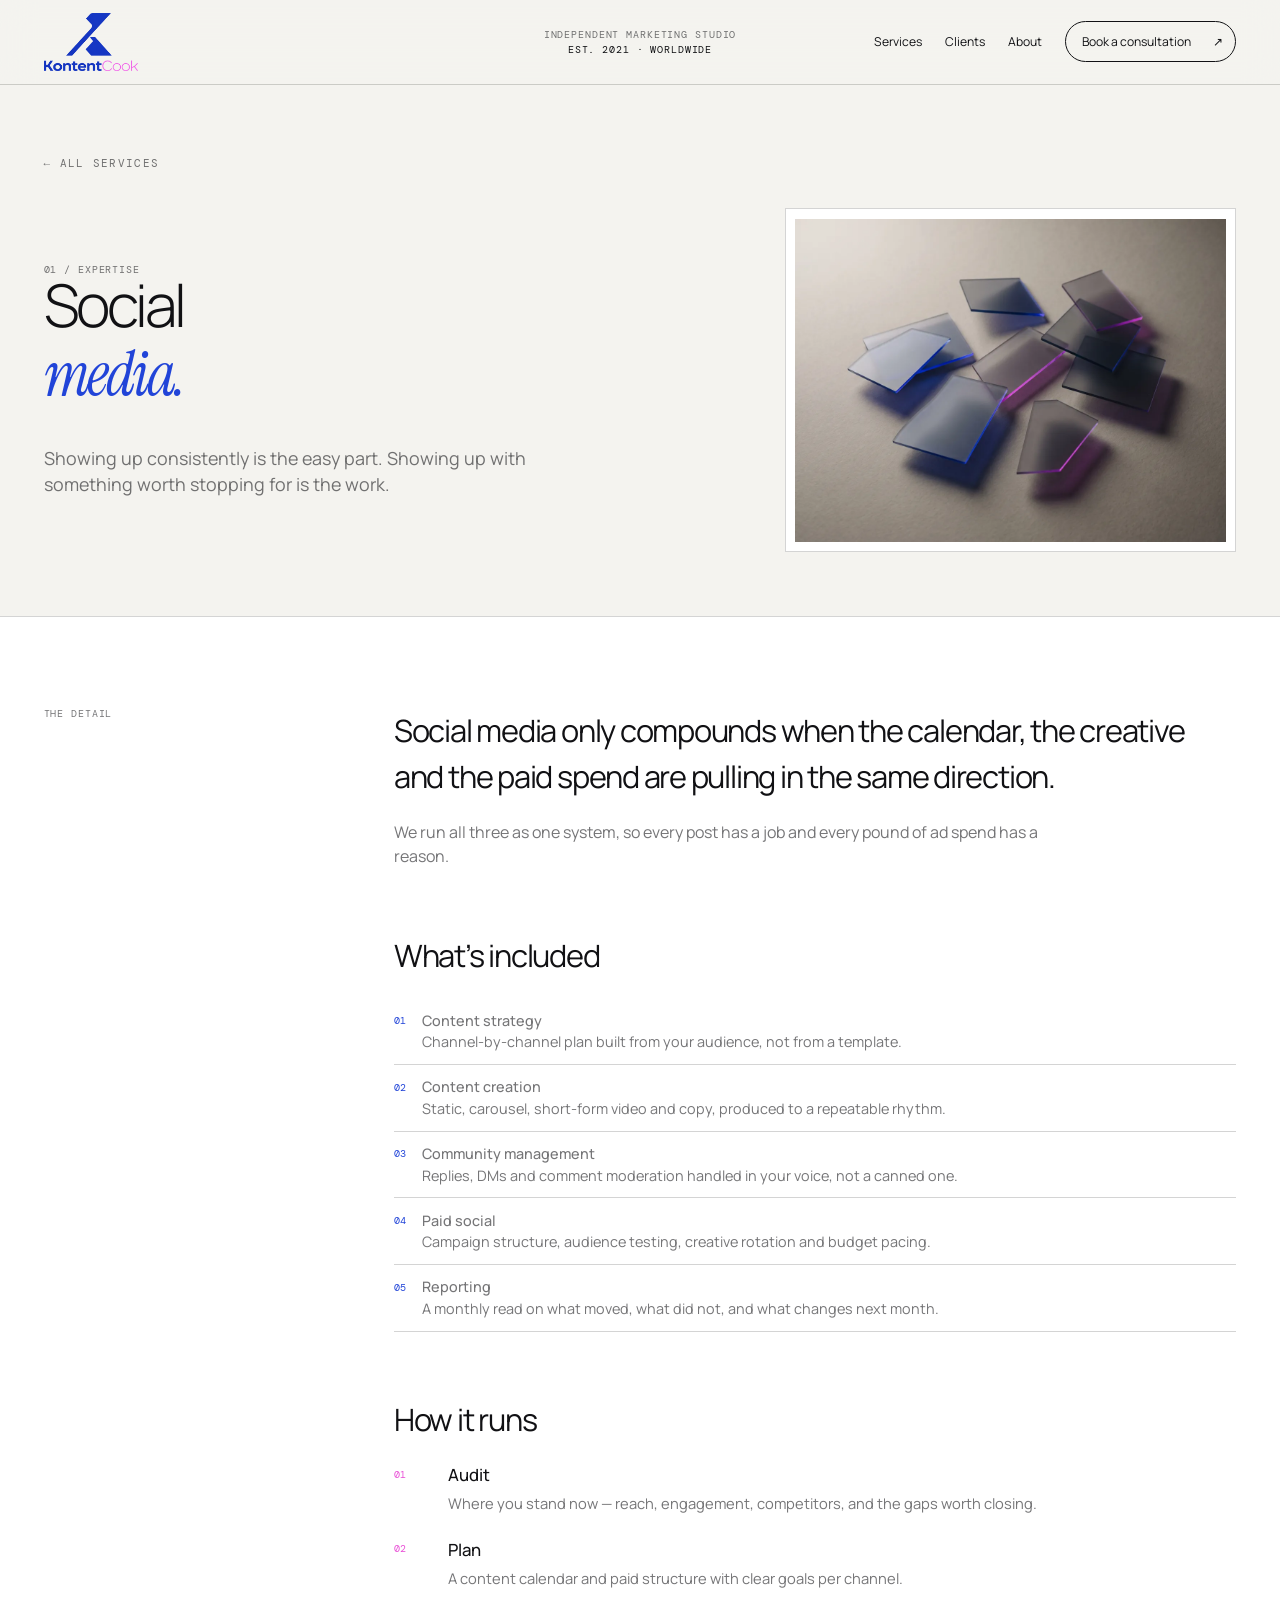
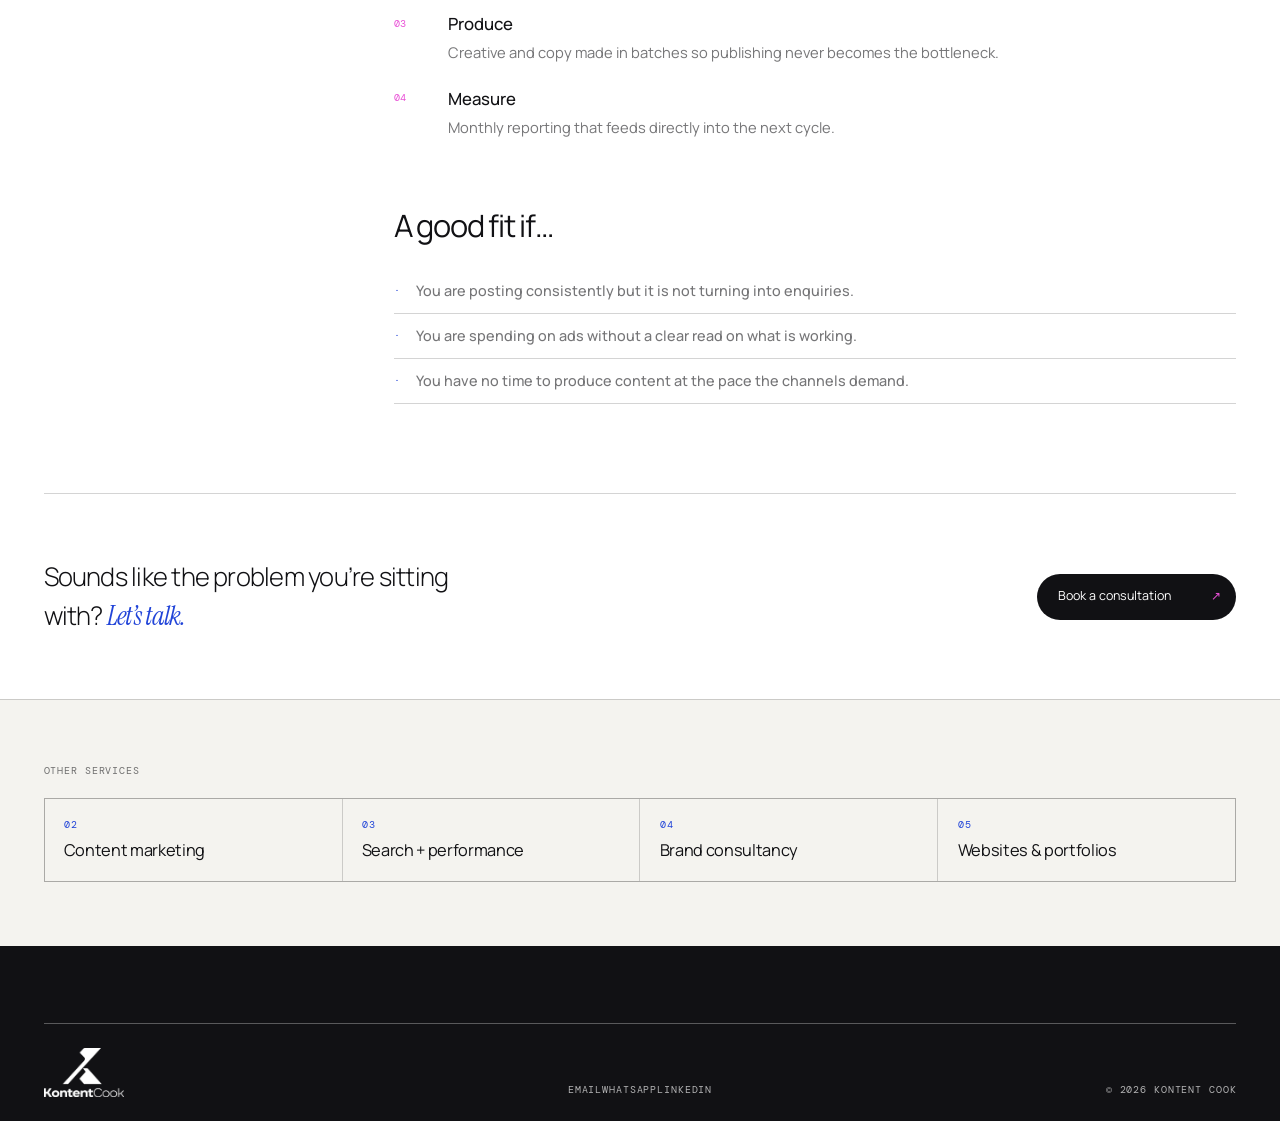
<file: services/social-media.html>
<!doctype html>
<html lang="en">
<head>
  <meta charset="utf-8">
  <meta name="viewport" content="width=device-width,initial-scale=1">
  <title>Social Media Marketing — Kontent Cook</title>
  <meta name="description" content="Showing up consistently is the easy part. Showing up with something worth stopping for is the work.">
  <link rel="canonical" href="https://kontentcook.com/services/social-media.html">
  <meta name="theme-color" content="#f4f3ef">
  <meta property="og:type" content="article">
  <meta property="og:site_name" content="Kontent Cook">
  <meta property="og:title" content="Social Media Marketing — Kontent Cook">
  <meta property="og:description" content="Showing up consistently is the easy part. Showing up with something worth stopping for is the work.">
  <meta property="og:url" content="https://kontentcook.com/services/social-media.html">
  <meta property="og:image" content="https://kontentcook.com/img/services/social-media.webp">
  <meta name="twitter:card" content="summary_large_image">
  <link rel="icon" href="../favicon-32.png" sizes="32x32">
  <link rel="apple-touch-icon" href="../apple-touch-icon.png">
  <link rel="preconnect" href="https://fonts.googleapis.com">
  <link rel="preconnect" href="https://fonts.gstatic.com" crossorigin>
  <link href="https://fonts.googleapis.com/css2?family=DM+Mono:wght@300;400&family=Instrument+Serif:ital@0;1&family=Manrope:wght@300;400;500;600&display=swap" rel="stylesheet">
  <link rel="stylesheet" href="../css/site.css">
  <script type="application/ld+json">{"@context":"https://schema.org","@type":"Service","name":"Social Media Marketing","description":"Showing up consistently is the easy part. Showing up with something worth stopping for is the work.","provider":{"@type":"ProfessionalService","name":"Kontent Cook","url":"https://kontentcook.com/"},"areaServed":["Sri Lanka","Sweden","UK","Singapore","Australia","New Zealand"]}</script>
  <script type="speculationrules">
  {"prerender":[{"where":{"href_matches":"/services/*"},"eagerness":"moderate"}]}
  </script>
</head>
<body>
  <a class="skip" href="#main">Skip to content</a>

  <header class="site-head" id="siteHead">
    <div class="head-inner">
      <a class="brand" href="../index.html" aria-label="Kontent Cook, home"><img src="../img/logo.webp" alt="Kontent Cook" width="720" height="443"></a>
      <p class="head-note">Independent marketing studio<br><span>Est. 2021 · Worldwide</span></p>
      <nav class="desktop-nav" aria-label="Primary">
        <a href="../index.html#services">Services</a>
        <a href="../index.html#clients">Clients</a>
        <a href="../index.html#about">About</a>
        <a class="head-cta" href="../index.html#contact">Book a consultation <span>↗</span></a>
      </nav>
      <button class="menu-button" id="menuButton" aria-expanded="false" aria-controls="menuPanel" aria-label="Open menu"><span></span><span></span></button>
    </div>
  </header>

  <aside class="menu-panel" id="menuPanel" aria-hidden="true">
    <nav aria-label="Mobile">
      <a href="../index.html#services"><small>01</small> Services</a>
      <a href="../index.html#clients"><small>02</small> Clients</a>
      <a href="../index.html#about"><small>03</small> About</a>
      <a href="../index.html#contact"><small>04</small> Contact</a>
    </nav>
    <div class="menu-links"><a href="mailto:kontentcook2021@gmail.com">Email ↗</a><a href="https://www.linkedin.com/in/kalpani-fernando" target="_blank" rel="noopener">LinkedIn ↗</a></div>
  </aside>

  <main id="main">
    <section class="svc-hero">
      <div class="shell">
        <a class="svc-back" href="../index.html#services">← All services</a>
        <div class="svc-hero__in">
          <div>
            <p class="section-index">01 / Expertise</p>
            <h1>Social<br><em>media.</em></h1>
            <p class="svc-lede">Showing up consistently is the easy part. Showing up with something worth stopping for is the work.</p>
          </div>
          <figure class="svc-figure">
            <img src="../img/services/social-media.webp" data-vt="social-media" alt="" width="1200" height="900">
          </figure>
        </div>
      </div>
    </section>

    <section class="svc-body">
      <div class="shell svc-cols">
        <p class="section-index">The detail</p>
        <div>
          <div class="svc-block">
            <h2>Social media only compounds when the calendar, the creative and the paid spend are pulling in the same direction.</h2>
            <p style="color:var(--muted);max-width:42rem">We run all three as one system, so every post has a job and every pound of ad spend has a reason.</p>
          </div>

          <div class="svc-block">
            <h2>What&rsquo;s included</h2>
            <ul class="svc-list">
              <li><i>01</i><span><b>Content strategy</b>Channel-by-channel plan built from your audience, not from a template.</span></li>
              <li><i>02</i><span><b>Content creation</b>Static, carousel, short-form video and copy, produced to a repeatable rhythm.</span></li>
              <li><i>03</i><span><b>Community management</b>Replies, DMs and comment moderation handled in your voice, not a canned one.</span></li>
              <li><i>04</i><span><b>Paid social</b>Campaign structure, audience testing, creative rotation and budget pacing.</span></li>
              <li><i>05</i><span><b>Reporting</b>A monthly read on what moved, what did not, and what changes next month.</span></li>
            </ul>
          </div>

          <div class="svc-block">
            <h2>How it runs</h2>
            <ol class="svc-steps">
              <li><div><h3>Audit</h3><p>Where you stand now — reach, engagement, competitors, and the gaps worth closing.</p></div></li>
              <li><div><h3>Plan</h3><p>A content calendar and paid structure with clear goals per channel.</p></div></li>
              <li><div><h3>Produce</h3><p>Creative and copy made in batches so publishing never becomes the bottleneck.</p></div></li>
              <li><div><h3>Measure</h3><p>Monthly reporting that feeds directly into the next cycle.</p></div></li>
            </ol>
          </div>

          <div class="svc-block">
            <h2>A good fit if&hellip;</h2>
            <ul class="svc-list">
              <li><i>·</i><span><b>You are posting consistently but it is not turning into enquiries.</b></span></li>
              <li><i>·</i><span><b>You are spending on ads without a clear read on what is working.</b></span></li>
              <li><i>·</i><span><b>You have no time to produce content at the pace the channels demand.</b></span></li>
            </ul>
          </div>
        </div>
      </div>

      <div class="shell svc-cta">
        <p>Sounds like the problem you&rsquo;re sitting with? <em>Let&rsquo;s talk.</em></p>
        <a class="button button--dark" href="https://calendar.google.com/calendar/appointments/schedules/AcZssZ0rxZoeJ9dlCDskJmH9oWi0sS8WMiGjyY5BxSsb9YEfwAAl_cdGFxWCv5egynxonmfAL-ViEdG3?gv=true" target="_blank" rel="noopener">Book a consultation <span>↗</span></a>
      </div>
    </section>

    <section class="svc-siblings">
      <div class="shell">
        <p class="section-index" style="margin-bottom:1.25rem">Other services</p>
        <ul>
        <li><a href="content-marketing.html"><small>02</small><b>Content marketing</b></a></li>
        <li><a href="search-performance.html"><small>03</small><b>Search + performance</b></a></li>
        <li><a href="brand-consultancy.html"><small>04</small><b>Brand consultancy</b></a></li>
        <li><a href="websites.html"><small>05</small><b>Websites &amp; portfolios</b></a></li>
        </ul>
      </div>
    </section>
  </main>

  <footer class="contact" style="padding-top:clamp(3rem,6vw,5rem)">
    <footer class="shell footer" style="margin-top:0"><img src="../img/logo-light.webp" alt="Kontent Cook" width="720" height="443"><div><a href="mailto:kontentcook2021@gmail.com">Email</a><a href="https://wa.me/message/G6DDOOTK5DZOB1" target="_blank" rel="noopener">WhatsApp</a><a href="https://www.linkedin.com/in/kalpani-fernando" target="_blank" rel="noopener">LinkedIn</a></div><p>© <span id="year">2026</span> Kontent Cook</p></footer>
  </footer>

  <script src="../js/site.js" defer></script>
</body>
</html>
</file>
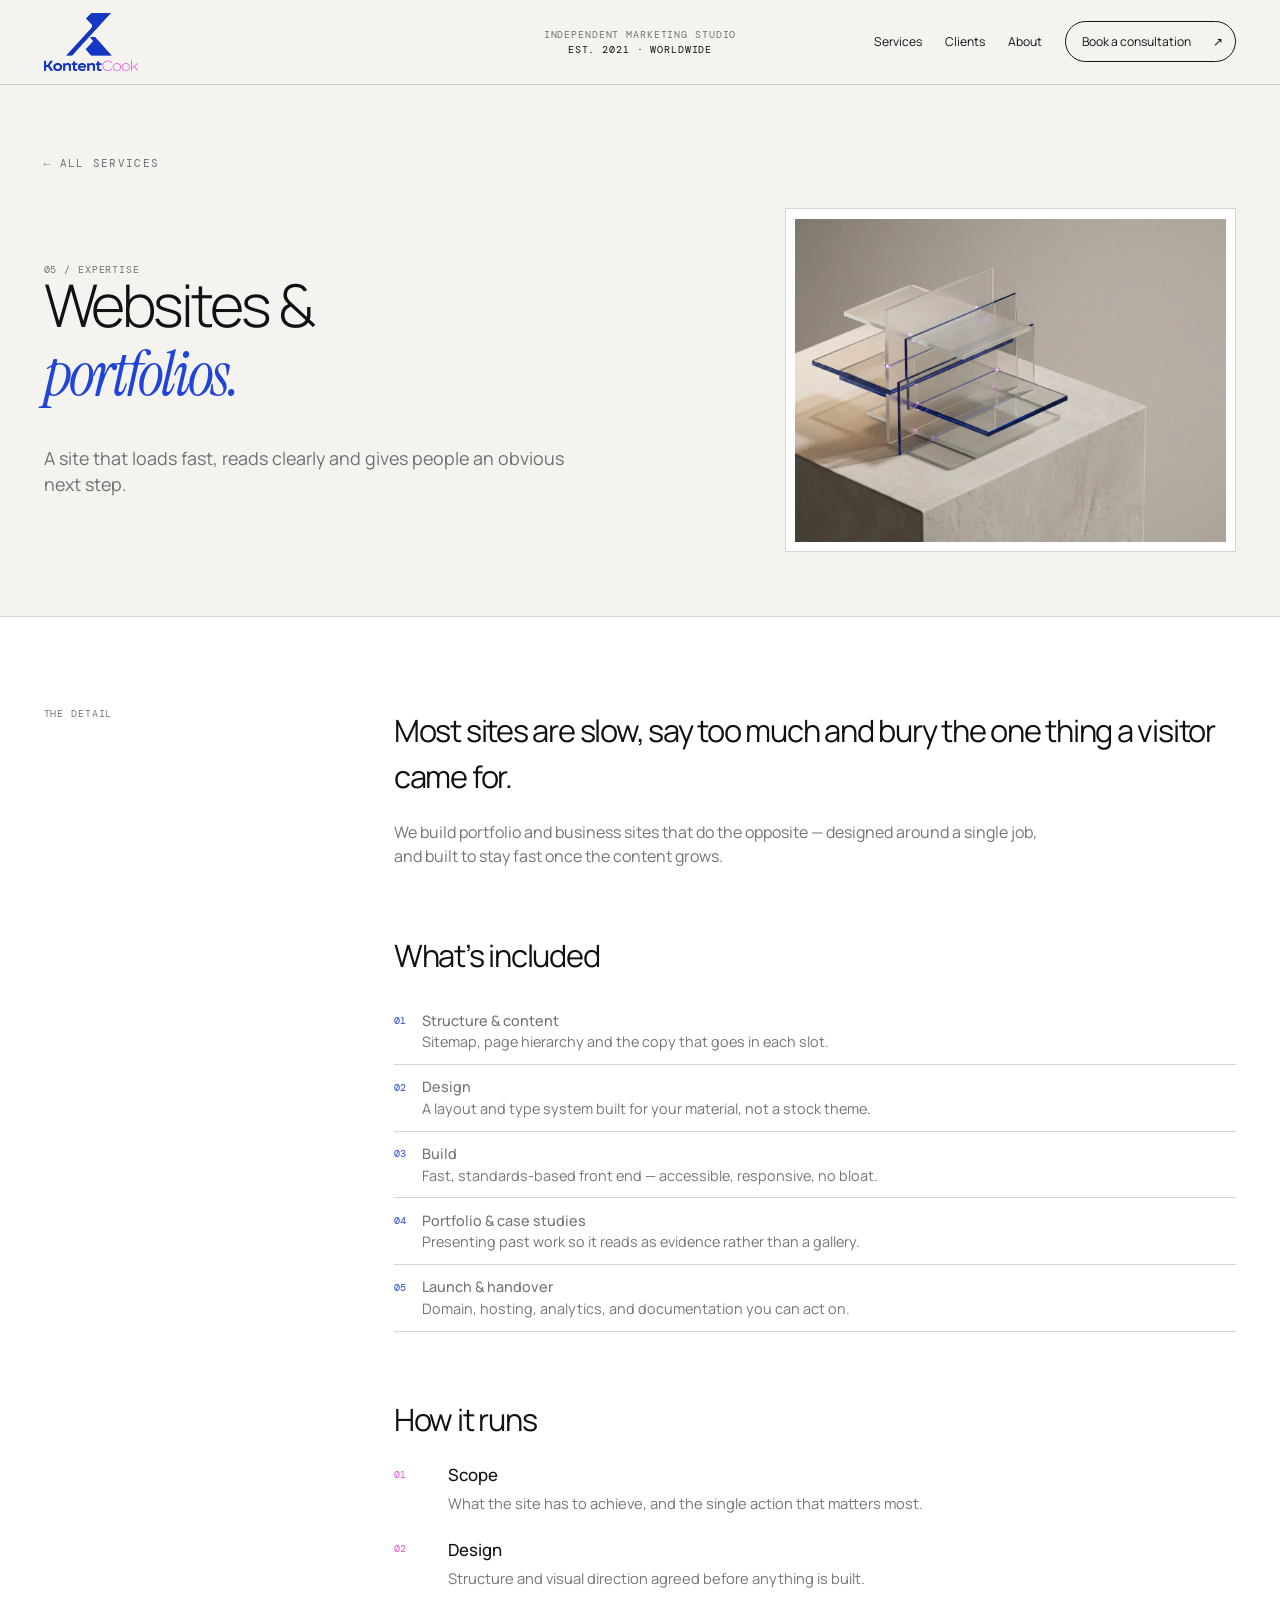
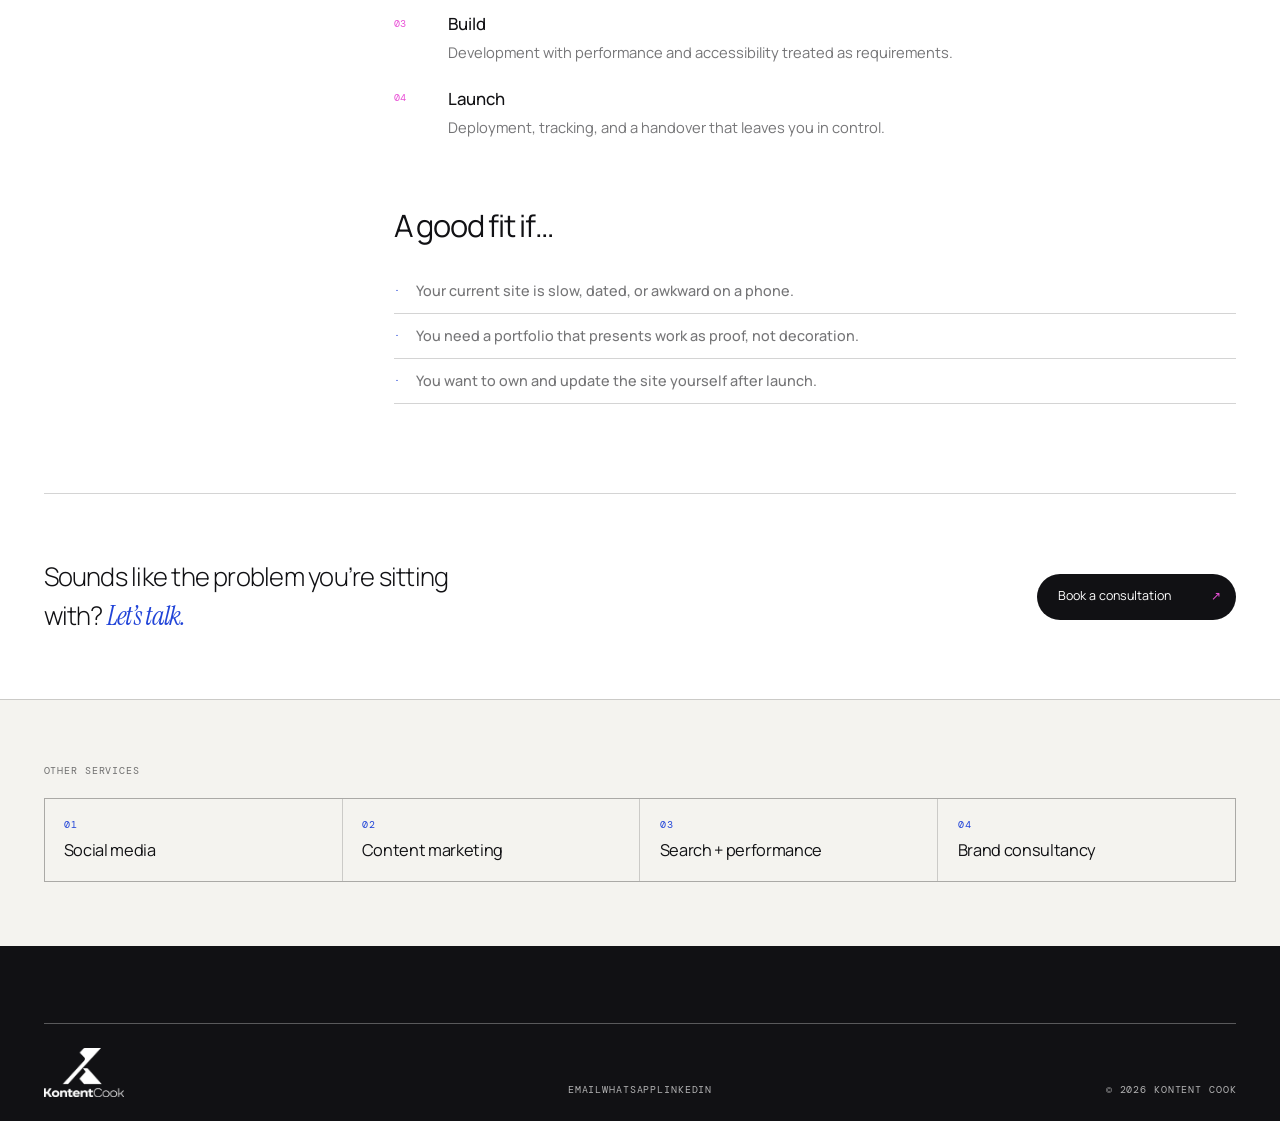
<file: services/websites.html>
<!doctype html>
<html lang="en">
<head>
  <meta charset="utf-8">
  <meta name="viewport" content="width=device-width,initial-scale=1">
  <title>Website and Portfolio Building — Kontent Cook</title>
  <meta name="description" content="A site that loads fast, reads clearly and gives people an obvious next step.">
  <link rel="canonical" href="https://kontentcook.com/services/websites.html">
  <meta name="theme-color" content="#f4f3ef">
  <meta property="og:type" content="article">
  <meta property="og:site_name" content="Kontent Cook">
  <meta property="og:title" content="Website and Portfolio Building — Kontent Cook">
  <meta property="og:description" content="A site that loads fast, reads clearly and gives people an obvious next step.">
  <meta property="og:url" content="https://kontentcook.com/services/websites.html">
  <meta property="og:image" content="https://kontentcook.com/img/services/websites.webp">
  <meta name="twitter:card" content="summary_large_image">
  <link rel="icon" href="../favicon-32.png" sizes="32x32">
  <link rel="apple-touch-icon" href="../apple-touch-icon.png">
  <link rel="preconnect" href="https://fonts.googleapis.com">
  <link rel="preconnect" href="https://fonts.gstatic.com" crossorigin>
  <link href="https://fonts.googleapis.com/css2?family=DM+Mono:wght@300;400&family=Instrument+Serif:ital@0;1&family=Manrope:wght@300;400;500;600&display=swap" rel="stylesheet">
  <link rel="stylesheet" href="../css/site.css">
  <script type="application/ld+json">{"@context":"https://schema.org","@type":"Service","name":"Website and Portfolio Building","description":"A site that loads fast, reads clearly and gives people an obvious next step.","provider":{"@type":"ProfessionalService","name":"Kontent Cook","url":"https://kontentcook.com/"},"areaServed":["Sri Lanka","Sweden","UK","Singapore","Australia","New Zealand"]}</script>
  <script type="speculationrules">
  {"prerender":[{"where":{"href_matches":"/services/*"},"eagerness":"moderate"}]}
  </script>
</head>
<body>
  <a class="skip" href="#main">Skip to content</a>

  <header class="site-head" id="siteHead">
    <div class="head-inner">
      <a class="brand" href="../index.html" aria-label="Kontent Cook, home"><img src="../img/logo.webp" alt="Kontent Cook" width="720" height="443"></a>
      <p class="head-note">Independent marketing studio<br><span>Est. 2021 · Worldwide</span></p>
      <nav class="desktop-nav" aria-label="Primary">
        <a href="../index.html#services">Services</a>
        <a href="../index.html#clients">Clients</a>
        <a href="../index.html#about">About</a>
        <a class="head-cta" href="../index.html#contact">Book a consultation <span>↗</span></a>
      </nav>
      <button class="menu-button" id="menuButton" aria-expanded="false" aria-controls="menuPanel" aria-label="Open menu"><span></span><span></span></button>
    </div>
  </header>

  <aside class="menu-panel" id="menuPanel" aria-hidden="true">
    <nav aria-label="Mobile">
      <a href="../index.html#services"><small>01</small> Services</a>
      <a href="../index.html#clients"><small>02</small> Clients</a>
      <a href="../index.html#about"><small>03</small> About</a>
      <a href="../index.html#contact"><small>04</small> Contact</a>
    </nav>
    <div class="menu-links"><a href="mailto:kontentcook2021@gmail.com">Email ↗</a><a href="https://www.linkedin.com/in/kalpani-fernando" target="_blank" rel="noopener">LinkedIn ↗</a></div>
  </aside>

  <main id="main">
    <section class="svc-hero">
      <div class="shell">
        <a class="svc-back" href="../index.html#services">← All services</a>
        <div class="svc-hero__in">
          <div>
            <p class="section-index">05 / Expertise</p>
            <h1>Websites &amp;<br><em>portfolios.</em></h1>
            <p class="svc-lede">A site that loads fast, reads clearly and gives people an obvious next step.</p>
          </div>
          <figure class="svc-figure">
            <img src="../img/services/websites.webp" data-vt="websites" alt="" width="1200" height="900">
          </figure>
        </div>
      </div>
    </section>

    <section class="svc-body">
      <div class="shell svc-cols">
        <p class="section-index">The detail</p>
        <div>
          <div class="svc-block">
            <h2>Most sites are slow, say too much and bury the one thing a visitor came for.</h2>
            <p style="color:var(--muted);max-width:42rem">We build portfolio and business sites that do the opposite — designed around a single job, and built to stay fast once the content grows.</p>
          </div>

          <div class="svc-block">
            <h2>What&rsquo;s included</h2>
            <ul class="svc-list">
              <li><i>01</i><span><b>Structure &amp; content</b>Sitemap, page hierarchy and the copy that goes in each slot.</span></li>
              <li><i>02</i><span><b>Design</b>A layout and type system built for your material, not a stock theme.</span></li>
              <li><i>03</i><span><b>Build</b>Fast, standards-based front end — accessible, responsive, no bloat.</span></li>
              <li><i>04</i><span><b>Portfolio &amp; case studies</b>Presenting past work so it reads as evidence rather than a gallery.</span></li>
              <li><i>05</i><span><b>Launch &amp; handover</b>Domain, hosting, analytics, and documentation you can act on.</span></li>
            </ul>
          </div>

          <div class="svc-block">
            <h2>How it runs</h2>
            <ol class="svc-steps">
              <li><div><h3>Scope</h3><p>What the site has to achieve, and the single action that matters most.</p></div></li>
              <li><div><h3>Design</h3><p>Structure and visual direction agreed before anything is built.</p></div></li>
              <li><div><h3>Build</h3><p>Development with performance and accessibility treated as requirements.</p></div></li>
              <li><div><h3>Launch</h3><p>Deployment, tracking, and a handover that leaves you in control.</p></div></li>
            </ol>
          </div>

          <div class="svc-block">
            <h2>A good fit if&hellip;</h2>
            <ul class="svc-list">
              <li><i>·</i><span><b>Your current site is slow, dated, or awkward on a phone.</b></span></li>
              <li><i>·</i><span><b>You need a portfolio that presents work as proof, not decoration.</b></span></li>
              <li><i>·</i><span><b>You want to own and update the site yourself after launch.</b></span></li>
            </ul>
          </div>
        </div>
      </div>

      <div class="shell svc-cta">
        <p>Sounds like the problem you&rsquo;re sitting with? <em>Let&rsquo;s talk.</em></p>
        <a class="button button--dark" href="https://calendar.google.com/calendar/appointments/schedules/AcZssZ0rxZoeJ9dlCDskJmH9oWi0sS8WMiGjyY5BxSsb9YEfwAAl_cdGFxWCv5egynxonmfAL-ViEdG3?gv=true" target="_blank" rel="noopener">Book a consultation <span>↗</span></a>
      </div>
    </section>

    <section class="svc-siblings">
      <div class="shell">
        <p class="section-index" style="margin-bottom:1.25rem">Other services</p>
        <ul>
        <li><a href="social-media.html"><small>01</small><b>Social media</b></a></li>
        <li><a href="content-marketing.html"><small>02</small><b>Content marketing</b></a></li>
        <li><a href="search-performance.html"><small>03</small><b>Search + performance</b></a></li>
        <li><a href="brand-consultancy.html"><small>04</small><b>Brand consultancy</b></a></li>
        </ul>
      </div>
    </section>
  </main>

  <footer class="contact" style="padding-top:clamp(3rem,6vw,5rem)">
    <footer class="shell footer" style="margin-top:0"><img src="../img/logo-light.webp" alt="Kontent Cook" width="720" height="443"><div><a href="mailto:kontentcook2021@gmail.com">Email</a><a href="https://wa.me/message/G6DDOOTK5DZOB1" target="_blank" rel="noopener">WhatsApp</a><a href="https://www.linkedin.com/in/kalpani-fernando" target="_blank" rel="noopener">LinkedIn</a></div><p>© <span id="year">2026</span> Kontent Cook</p></footer>
  </footer>

  <script src="../js/site.js" defer></script>
</body>
</html>
</file>
<file: css/site.css>
:root {
  --ink:#111114;
  --paper:#f4f3ef;
  --white:#fff;
  --blue:#2144d8;
  --pink:#e94fd6;
  --line:rgba(17,17,20,.18);
  --muted:rgba(17,17,20,.58);
  --sans:"Manrope",sans-serif;
  --serif:"Instrument Serif",serif;
  --mono:"DM Mono",monospace;
  --pad:clamp(1.25rem,3.4vw,3.5rem);
}
*,*::before,*::after{box-sizing:border-box}
html{scroll-behavior:smooth;background:var(--ink)}
body{margin:0;background:var(--paper);color:var(--ink);font:400 16px/1.5 var(--sans);overflow-x:hidden}
body.menu-open{overflow:hidden}
::selection{background:var(--pink);color:var(--ink)}
a{color:inherit;text-decoration:none}
img,video{display:block;max-width:100%}
button{font:inherit;color:inherit}
h1,h2,h3,p,ul,ol,dl,dd{margin:0}
ul,ol{padding:0;list-style:none}
.shell{width:min(100% - 2 * var(--pad),82rem);margin-inline:auto}
.skip{position:fixed;z-index:200;top:1rem;left:1rem;background:var(--ink);color:#fff;padding:.7rem 1rem;transform:translateY(-180%)}
.skip:focus{transform:none}
.section{padding:clamp(5rem,8vw,8rem) 0}
.section-index,.kicker,.head-note,.film figcaption,.film-label,.markets,.about-photo figcaption,.facts,.footer{font:400 clamp(.61rem,.66vw,.73rem)/1.45 var(--mono);letter-spacing:.09em;text-transform:uppercase}
.section-index{color:var(--muted)}

.site-head{position:fixed;z-index:80;inset:0 0 auto;height:5.3rem;display:flex;align-items:center;background:rgba(244,243,239,.92);border-bottom:1px solid var(--line);backdrop-filter:blur(16px)}
.head-inner{width:min(100% - 2 * var(--pad),82rem);margin:auto;display:grid;grid-template-columns:1fr auto 1fr;gap:clamp(1rem,2vw,2.25rem);align-items:center}
.brand{width:5.9rem;display:flex;align-items:center}
.brand img{width:100%;height:auto}
.head-note{text-align:center;color:var(--muted);line-height:1.55}
.head-note span{color:var(--ink)}
.desktop-nav{justify-self:end;display:flex;align-items:center;gap:clamp(1rem,1.8vw,1.8rem);font-size:.76rem}
.desktop-nav>a:not(.head-cta){position:relative}
.desktop-nav>a:not(.head-cta)::after{content:"";position:absolute;left:0;bottom:-.35rem;width:100%;height:1px;background:currentColor;transform:scaleX(0);transform-origin:right;transition:transform .3s}
.desktop-nav>a:hover::after{transform:scaleX(1);transform-origin:left}
.head-cta{display:flex;align-items:center;gap:1.4rem;border:1px solid var(--ink);border-radius:99px;padding:.65rem .75rem .65rem 1rem;transition:background .25s,color .25s}
.head-cta:hover{background:var(--ink);color:#fff}
.menu-button{display:none;justify-self:end;position:relative;width:2.7rem;height:2.7rem;border:0;background:none;z-index:100}
.menu-button span{position:absolute;left:.6rem;top:1.15rem;width:1.5rem;height:1px;background:currentColor;transition:top .4s,transform .4s}
.menu-button span:last-child{top:1.6rem}
.menu-button.is-open span{top:1.4rem;transform:rotate(45deg)}
.menu-button.is-open span:last-child{transform:rotate(-45deg)}
.menu-panel{position:fixed;z-index:90;inset:0 0 0 auto;width:min(88vw,27rem);background:var(--blue);color:#fff;padding:7rem 2rem 2rem;display:flex;flex-direction:column;transform:translateX(101%);transition:transform .55s cubic-bezier(.76,0,.24,1)}
.menu-panel.is-open{transform:none}
.menu-panel nav{border-top:1px solid rgba(255,255,255,.35)}
.menu-panel nav a{display:flex;gap:1rem;align-items:baseline;padding:.65rem 0;border-bottom:1px solid rgba(255,255,255,.35);font-size:2.7rem;font-weight:300;letter-spacing:-.05em}
.menu-panel nav small{font:.6rem var(--mono)}
.menu-links{margin-top:auto;display:flex;gap:1.5rem;font-size:.75rem}

.hero{height:126svh;padding-top:5.3rem;background:var(--paper)}
.hero-sticky{height:calc(100svh - 7.8rem);position:sticky;top:5.3rem;display:grid;grid-template-columns:minmax(15rem,.58fr) minmax(28rem,1.42fr);gap:clamp(1.25rem,2.4vw,2.6rem);align-items:center}
.hero-copy{position:relative;z-index:2;padding-bottom:1rem}
.kicker{margin-bottom:1.5rem;color:var(--blue)}
.hero h1{font-size:clamp(3.2rem,5.5vw,5.8rem);line-height:.86;letter-spacing:-.057em;font-weight:400}
.hero h1 span,.hero h1 em{display:block}
.hero h1 em{font:italic 1.04em/.92 var(--serif);color:var(--blue);padding-left:clamp(1rem,3vw,3.6rem)}
.hero-lede{max-width:28rem;margin-top:1.8rem;color:var(--muted);font-size:clamp(.92rem,1vw,1.05rem)}
.hero-actions{display:flex;align-items:center;gap:1.6rem;margin-top:1.8rem}
.button{display:inline-flex;align-items:center;justify-content:space-between;gap:2.5rem;border-radius:99px;padding:.85rem .95rem .85rem 1.3rem;font-size:.78rem;transition:background .25s,color .25s,transform .25s}
.button:hover{transform:translateY(-2px)}
.button--dark{background:var(--ink);color:#fff}
.button--dark span{color:var(--pink)}
.text-link{display:inline-flex;align-items:center;gap:1.5rem;padding-bottom:.25rem;border-bottom:1px solid var(--line);font-size:.78rem}
.text-link span{color:var(--blue)}

/* The film slides left under the headline and bleeds off the right edge, so it
   reads as one composition with the copy rather than a boxed-off panel.
   --bleed is the gutter between the shell and the viewport edge. */
.film{position:relative;margin:0 0 0 clamp(-7rem,-4.5vw,-2rem);width:auto;padding:.8rem}
.film-window{position:relative;height:clamp(18rem,calc(100svh - 12.1rem),50rem);overflow:hidden;background:#0d0e10;box-shadow:0 1.5rem 4rem rgba(17,17,20,.13)}
/* Fades the left edge into the paper so dark type stays readable over it. */
.film-window,.film-corner--tl{-webkit-mask-image:linear-gradient(90deg,transparent 0,rgba(0,0,0,.22) 11%,#000 33%);mask-image:linear-gradient(90deg,transparent 0,rgba(0,0,0,.22) 11%,#000 33%)}
.film-window video{width:100%;height:100%;object-fit:cover}
.film-light{position:absolute;inset:0;pointer-events:none;background:radial-gradient(circle at var(--mx,50%) var(--my,45%),rgba(75,110,255,.14),transparent 34%),linear-gradient(180deg,transparent 65%,rgba(0,0,0,.48));transition:background .1s}
.film-label{position:absolute;left:42%;right:1rem;bottom:1rem;display:flex;justify-content:space-between;color:rgba(255,255,255,.76)}
.film-label b{font-weight:400}
.film figcaption{display:grid;grid-template-columns:auto 1fr;align-items:center;gap:1rem;margin-top:.8rem;padding-inline:clamp(2.5rem,7vw,8rem) 0;color:var(--muted)}
.film-status{display:flex;align-items:center;gap:.55rem;white-space:nowrap}
.film-status i{width:.38rem;height:.38rem;background:var(--blue);border-radius:50%;box-shadow:0 0 0 .25rem rgba(33,68,216,.12)}
.film-progress{height:1px;background:var(--line);position:relative;overflow:hidden}
.film-progress i{position:absolute;inset:0 auto 0 0;width:0;background:var(--blue)}
.film-corner{position:absolute;width:1.5rem;height:1.5rem;z-index:2;pointer-events:none}
.film-corner--tl{left:0;top:0;border-left:1px solid var(--blue);border-top:1px solid var(--blue)}
.film-corner--br{right:0;bottom:0;border-right:1px solid var(--pink);border-bottom:1px solid var(--pink)}

.intro{--smoke:#0d1b25;background:#fff;padding:0}
.intro-panel{position:relative;isolation:isolate;overflow:hidden;min-height:min(80svh,44rem);display:flex;align-items:center;padding:clamp(2.5rem,5vw,5rem);background:var(--smoke) url("../img/creativity-wide.webp") 12% center/cover no-repeat;color:#fff}
.intro-panel::before{content:"";position:absolute;inset:0;z-index:-1;background:linear-gradient(96deg,rgba(8,16,22,.93) 0%,rgba(8,16,22,.8) 28%,rgba(8,16,22,.38) 52%,rgba(8,16,22,.04) 70%),linear-gradient(0deg,rgba(8,16,22,.55),transparent 45%)}
.intro-inner{max-width:38rem}
.intro .section-index{color:rgba(255,255,255,.55)}
.intro-statement{margin-top:clamp(1.5rem,3vw,2.5rem);font:400 clamp(2.3rem,4.4vw,4.6rem)/1.08 var(--serif);letter-spacing:-.02em;text-wrap:balance}
.intro-statement em{font-style:italic;color:var(--pink)}
.intro-notes{display:grid;gap:clamp(1.25rem,2.5vw,2rem);margin-top:clamp(2.5rem,5vw,4rem);max-width:34rem;color:rgba(255,255,255,.72)}
.intro-notes p:last-child{font:.72rem/1.9 var(--mono);text-transform:uppercase;letter-spacing:.1em;color:rgba(255,255,255,.5)}
.section-head h2 em,.about h2 em{font:italic 1.05em var(--serif);color:var(--blue)}

.services{background:var(--paper)}
.section-head{display:grid;grid-template-columns:.45fr 1fr .52fr;gap:clamp(2rem,4vw,5rem);align-items:end;margin-bottom:4rem}
.section-head h2,.about h2{font-size:clamp(2.7rem,4.4vw,4.8rem);font-weight:300;line-height:.92;letter-spacing:-.05em}
.section-head>p:last-child{color:var(--muted);font-size:.9rem;max-width:22rem}
.service-list{border-top:1px solid var(--line)}
.service-list li{display:grid;grid-template-columns:3rem 1fr minmax(16rem,.7fr);gap:2rem;align-items:baseline;padding:1.7rem 0;border-bottom:1px solid var(--line);transition:padding .3s,background .3s}
.service-list li:hover{padding-inline:1rem;background:#fff}
.service-list span{font:.65rem var(--mono);color:var(--blue)}
.service-list h3{font-size:clamp(1.45rem,2.2vw,2.25rem);font-weight:400;letter-spacing:-.035em}
.service-list p{color:var(--muted);font-size:.9rem}

.clients{background:#fff;border-block:1px solid var(--line)}
.section-head--clients h2 em{color:var(--pink)}
.logo-rail{display:flex;width:100%;overflow:hidden;border-block:1px solid var(--line);-webkit-mask-image:linear-gradient(90deg,transparent,#000 6%,#000 94%,transparent);mask-image:linear-gradient(90deg,transparent,#000 6%,#000 94%,transparent)}
.logo-track{display:flex;flex:0 0 auto;animation:logo-slide 34s linear infinite}
.logo-rail:hover .logo-track{animation-play-state:paused}
.logo-track li{flex:0 0 auto;width:clamp(11rem,15vw,15rem);aspect-ratio:1.55;display:flex;align-items:center;justify-content:center;padding:clamp(.7rem,1.5vw,1.25rem);overflow:hidden;border-right:1px solid var(--line);transition:background .25s}
.logo-track li:hover{background:var(--paper)}
.logo-track li.dark{background:#1a1a1c}
.logo-track img{max-width:100%;max-height:100%;width:auto;height:auto;object-fit:contain;transition:transform .25s}
.logo-track .logo-fable img{transform:scale(1.42)}
.logo-track .logo-dreamberry img{transform:scale(1.44)}
.logo-track .logo-layertone img{transform:scale(1.62)}
.logo-track .logo-ultrakleen img{width:100%;height:100%;object-fit:cover;object-position:center 54%}
.logo-track li:hover img{filter:saturate(1.08)}
@keyframes logo-slide{to{transform:translateX(-100%)}}
.markets{margin-top:1.5rem;text-align:right;color:var(--muted)}
.markets i{display:inline-block;width:.3rem;height:.3rem;border-radius:50%;background:var(--pink);margin:0 .9rem;vertical-align:middle}

.about{background:var(--paper)}
.about-grid{display:grid;grid-template-columns:minmax(19rem,.75fr) minmax(24rem,1fr);gap:clamp(3rem,7vw,8rem);align-items:center}
.about-photo{margin:0;position:relative;padding:.6rem;border:1px solid var(--line);background:#fff}
.about-photo img{width:100%;aspect-ratio:4/5;object-fit:cover;object-position:center top}
.about-photo figcaption{display:flex;justify-content:space-between;padding:.7rem .25rem .1rem;color:var(--muted)}
.about-copy .section-index{margin-bottom:2rem}
.about h2 em{color:var(--pink)}
.about-lede{max-width:36rem;margin-top:2.2rem;font-size:clamp(1.1rem,1.6vw,1.45rem);line-height:1.4}
.about-copy>p:not(.section-index):not(.about-lede){max-width:35rem;margin-top:1.2rem;color:var(--muted);font-size:.94rem}
.facts{display:grid;grid-template-columns:repeat(3,1fr);gap:1rem;margin-top:2.3rem;padding-top:1rem;border-top:1px solid var(--line)}
.facts div{display:flex;flex-direction:column;gap:.45rem}
.facts dt{color:var(--muted)}
.facts dd{font-family:var(--sans);text-transform:none;letter-spacing:0}
.about .text-link{margin-top:2rem}

/* Bookends the intro panel: same shell-width plate, same restraint. Contact
   details live inside the panel's right column so the plate stays short and
   the width is actually used. */
.contact{background:var(--ink);color:#fff;padding:clamp(2.5rem,4.5vw,4rem) 0 1.5rem}
.contact-panel{position:relative;isolation:isolate;overflow:hidden;display:grid;grid-template-columns:minmax(0,1.1fr) minmax(0,.9fr);gap:clamp(2rem,4.5vw,4.5rem);align-items:center;min-height:min(40svh,21rem);padding:clamp(1.75rem,3.4vw,3rem);background:#0b0d12 url("../img/contact-plate.webp") 62% 22%/cover no-repeat}
/* Dark at both edges where type sits, open through the middle so the plate
   still reads. Text on the right would otherwise land on the light shaft. */
.contact-panel::before{content:"";position:absolute;inset:0;z-index:-1;background:linear-gradient(96deg,rgba(8,10,16,.94) 0%,rgba(8,10,16,.78) 32%,rgba(8,10,16,.2) 54%,rgba(8,10,16,.68) 76%,rgba(8,10,16,.9) 100%)}
.contact-inner{max-width:30rem}
.contact .section-index{color:rgba(255,255,255,.62)}
.contact-statement{margin-top:.9rem;font:400 clamp(1.75rem,3vw,2.9rem)/1.12 var(--serif);letter-spacing:-.02em}
.contact-statement em{font-style:italic;color:#ffc4f2}
.contact-note{margin-top:.9rem;max-width:24rem;color:rgba(255,255,255,.72);font-size:clamp(.88rem,1vw,.98rem)}
.contact-link{display:inline-flex;align-items:center;gap:1.4rem;margin-top:clamp(1.25rem,2.2vw,1.9rem);padding-bottom:.45rem;border-bottom:1px solid rgba(255,255,255,.5);font:.8rem var(--sans);transition:gap .3s,border-color .3s}
.contact-link span{color:#ffc4f2;transition:transform .3s}
.contact-link:hover{gap:1.9rem;border-color:#fff}
.contact-link:hover span{transform:translate(.2rem,-.2rem)}

.contact-aside{justify-self:end;width:min(100%,15rem)}
.contact-avail,.contact-clock{display:flex;align-items:center;gap:.55rem;font:400 clamp(.62rem,.66vw,.72rem)/1.5 var(--mono);letter-spacing:.09em;text-transform:uppercase;color:rgba(255,255,255,.82)}
.contact-clock{margin-top:.5rem;color:rgba(255,255,255,.66)}
.contact-clock b{color:#fff;font-weight:400;font-variant-numeric:tabular-nums}
.contact-live{flex:0 0 auto;width:.42rem;height:.42rem;border-radius:50%;background:#4ade80;box-shadow:0 0 0 0 rgba(74,222,128,.75);animation:live-pulse 2.6s ease-out infinite}
@keyframes live-pulse{70%{box-shadow:0 0 0 .5rem rgba(74,222,128,0)}100%{box-shadow:0 0 0 0 rgba(74,222,128,0)}}
.contact-channels{margin-top:clamp(1.25rem,2.2vw,1.75rem);border-top:1px solid rgba(255,255,255,.28)}
.contact-channels a{display:flex;align-items:center;justify-content:space-between;padding:.72rem 0;border-bottom:1px solid rgba(255,255,255,.28);font-size:.95rem;color:rgba(255,255,255,.9);transition:color .25s,padding-inline-start .25s}
.contact-channels a::after{content:"↗";color:#ffc4f2;opacity:0;transform:translate(-.3rem,.3rem);transition:opacity .25s,transform .25s}
.contact-channels a:hover{color:#fff;padding-inline-start:.35rem}
.contact-channels a:hover::after{opacity:1;transform:none}
.button--light{background:#fff;color:var(--blue)}
.footer{margin-top:clamp(2rem,4vw,3.25rem);padding-top:1.5rem;border-top:1px solid rgba(255,255,255,.3);display:grid;grid-template-columns:1fr auto 1fr;align-items:end;color:rgba(255,255,255,.68)}
.footer img{width:5rem;height:auto}
.footer-tag{justify-self:center;color:rgba(255,255,255,.5)}
.footer>p:last-child{text-align:right}

.enter{opacity:0;transform:translateY(1.5rem);animation:enter .8s cubic-bezier(.22,1,.36,1) forwards}
.hero h1{animation-delay:.08s}.hero-lede{animation-delay:.16s}.hero-actions{animation-delay:.24s}.film{animation-delay:.14s}
@keyframes enter{to{opacity:1;transform:none}}
.reveal{opacity:0;transform:translateY(1.5rem);transition:opacity .75s cubic-bezier(.22,1,.36,1),transform .75s cubic-bezier(.22,1,.36,1)}
.reveal.is-visible{opacity:1;transform:none}

@media(max-width:980px){
  .head-inner{grid-template-columns:1fr 1fr}.head-note,.desktop-nav{display:none}.menu-button{display:block}
  .hero{height:auto;padding:7.5rem 0 4.5rem}.hero-sticky{height:auto;position:static;grid-template-columns:1fr;gap:3rem}.hero-copy{max-width:36rem}.film{width:min(100%,46rem);margin:0;padding:.8rem}.film-window{height:auto;aspect-ratio:16/9}.film-window,.film-corner--tl{-webkit-mask-image:none;mask-image:none}.film figcaption{padding-inline:0}.film-label{left:1rem}
  .intro-grid,.section-head{grid-template-columns:1fr}.intro-grid>.section-index,.section-head>.section-index{margin-bottom:.5rem}.section-head{gap:1.25rem}.section-head>p:last-child{margin-left:auto}
  .about-grid{gap:3rem}
}
@media(max-width:680px){
  .intro-panel{background-image:url("../img/creativity.webp");background-position:center;min-height:min(78svh,34rem)}
  .intro-panel::before{background:linear-gradient(180deg,rgba(8,16,22,.5) 0%,rgba(8,16,22,.85) 45%,rgba(8,16,22,.95) 100%)}
  .intro-inner{max-width:none}
  :root{--pad:1.15rem}.site-head{height:4.6rem}.hero{padding-top:6.6rem}.brand{width:5.2rem}
  .hero h1{font-size:clamp(3.4rem,15.8vw,5.2rem)}.hero-lede{max-width:20rem}.hero-actions{align-items:flex-start;flex-direction:column;gap:1rem}
  .film{padding:.45rem}.film figcaption{grid-template-columns:auto 1fr}.film-label{font-size:.52rem;left:.65rem;right:.65rem;bottom:.65rem}
  .section{padding:4.5rem 0}.intro-notes{grid-template-columns:1fr;margin-top:2rem}.section-head>p:last-child{margin-left:0}
  .service-list li{grid-template-columns:2.2rem 1fr;gap:1rem;padding:1.4rem 0}.service-list p{grid-column:2}
  .logo-track li{width:9.5rem;aspect-ratio:1.35;padding:.85rem}.markets{text-align:left;line-height:2}
  .about-grid{grid-template-columns:1fr}.about-photo{max-width:28rem}.facts{grid-template-columns:1fr}
  .contact-panel{grid-template-columns:1fr;gap:1.75rem;min-height:0}.contact-panel::before{background:linear-gradient(180deg,rgba(8,10,16,.7),rgba(8,10,16,.93))}.contact-inner,.contact-aside{max-width:none;width:100%;justify-self:stretch}.footer{grid-template-columns:1fr auto;gap:1.5rem}.footer>div{grid-column:1/3;grid-row:1}.footer>p{font-size:.55rem}
}
@media(prefers-reduced-motion:reduce){
  .logo-track{animation:none}
  .logo-rail{overflow-x:auto}
  html{scroll-behavior:auto}*,*::before,*::after{animation-duration:.01ms!important;transition-duration:.01ms!important}.enter,.reveal{opacity:1;transform:none}.film-window video{display:none}.film-window{background:url('../media/poster.webp') center/cover no-repeat}
}

/* ---------- services: card grid ---------- */
.service-grid{display:grid;grid-template-columns:repeat(6,minmax(0,1fr));gap:clamp(1rem,1.8vw,1.6rem)}
.service-card{grid-column:span 2;display:flex;flex-direction:column;background:#fff;border:1px solid var(--line);overflow:hidden;transition:border-color .3s,transform .35s,box-shadow .35s}
.service-card:nth-child(4),.service-card:nth-child(5){grid-column:span 3}
.service-card:hover{border-color:var(--ink);transform:translateY(-4px);box-shadow:0 1.2rem 2.6rem rgba(17,17,20,.09)}
.service-card figure{margin:0;overflow:hidden;aspect-ratio:4/3;background:var(--paper)}
.service-card img{width:100%;height:100%;object-fit:cover;transition:transform .65s cubic-bezier(.22,1,.36,1)}
.service-card:hover img{transform:scale(1.045)}
.service-card__body{flex:1;display:flex;flex-direction:column;gap:.65rem;padding:clamp(1.2rem,2vw,1.8rem)}
.service-card__no{font:.65rem var(--mono);letter-spacing:.12em;color:var(--blue)}
.service-card h3{font-size:clamp(1.25rem,1.8vw,1.85rem);font-weight:400;letter-spacing:-.035em;line-height:1.05}
.service-card p{color:var(--muted);font-size:.9rem}
.service-card__go{margin-top:auto;padding-top:1.1rem;border-top:1px solid var(--line);display:flex;align-items:center;justify-content:space-between;font:.66rem var(--mono);letter-spacing:.12em;text-transform:uppercase}
.service-card__go i{font-style:normal;color:var(--blue);transition:transform .3s}
.service-card:hover .service-card__go i{transform:translate(.28rem,-.28rem)}

/* ---------- service detail pages ---------- */
.svc-hero{padding:calc(5.3rem + clamp(2.5rem,5vw,4.5rem)) 0 clamp(2.5rem,5vw,4rem);background:var(--paper)}
.svc-hero__in{display:grid;grid-template-columns:1.2fr .8fr;gap:clamp(2rem,5vw,5rem);align-items:center}
.svc-back{display:inline-flex;align-items:center;gap:.6rem;margin-bottom:clamp(1.5rem,3vw,2.5rem);font:.68rem var(--mono);letter-spacing:.12em;text-transform:uppercase;color:var(--muted);transition:color .25s}
.svc-back:hover{color:var(--ink)}
.svc-hero h1{font-size:clamp(2.5rem,4.6vw,4.6rem);font-weight:300;line-height:.96;letter-spacing:-.05em}
.svc-hero h1 em{font:italic 1.05em var(--serif);color:var(--blue)}
.svc-lede{margin-top:clamp(1.2rem,2.5vw,2rem);max-width:34rem;font-size:clamp(1.02rem,1.4vw,1.3rem);line-height:1.45;color:var(--muted)}
.svc-figure{margin:0;padding:.6rem;border:1px solid var(--line);background:#fff}
.svc-figure img{width:100%;height:auto;aspect-ratio:4/3;object-fit:cover}
.svc-body{background:#fff;border-top:1px solid var(--line)}
.svc-cols{display:grid;grid-template-columns:.34fr 1fr;gap:clamp(2rem,5vw,5rem);padding-block:clamp(3.5rem,7vw,6rem)}
.svc-block+.svc-block{margin-top:clamp(2.5rem,5vw,4rem)}
.svc-block h2{margin-bottom:1.3rem;font-size:clamp(1.5rem,2.4vw,2.2rem);font-weight:400;letter-spacing:-.04em}
.svc-list li{display:grid;grid-template-columns:auto 1fr;gap:1rem;padding-block:.7rem;border-bottom:1px solid var(--line)}
.svc-list i{font-style:normal;font:.62rem var(--mono);color:var(--blue);padding-top:.28rem}
.svc-list b{display:block;font-weight:500}
.svc-list span{color:var(--muted);font-size:.9rem}
.svc-steps{counter-reset:step;display:grid;gap:1.4rem}
.svc-steps li{counter-increment:step;display:grid;grid-template-columns:2.4rem 1fr;gap:1rem}
.svc-steps li::before{content:counter(step,decimal-leading-zero);font:.62rem var(--mono);color:var(--pink);padding-top:.35rem}
.svc-steps h3{margin-bottom:.3rem;font-size:1.05rem;font-weight:500}
.svc-steps p{color:var(--muted);font-size:.92rem}
.svc-cta{border-top:1px solid var(--line);padding-block:clamp(2.5rem,5vw,4rem);display:flex;flex-wrap:wrap;gap:1.5rem;align-items:center;justify-content:space-between}
.svc-cta p{font-size:clamp(1.2rem,2vw,1.7rem);font-weight:300;letter-spacing:-.03em;max-width:28rem}
.svc-cta em{font:italic 1.05em var(--serif);color:var(--blue)}
.svc-siblings{background:var(--paper);border-top:1px solid var(--line);padding-block:clamp(2.5rem,5vw,4rem)}
.svc-siblings ul{display:grid;grid-template-columns:repeat(auto-fit,minmax(13rem,1fr));gap:1px;background:var(--line);border:1px solid var(--line)}
.svc-siblings li{background:var(--paper)}
.svc-siblings a{display:flex;flex-direction:column;gap:.4rem;padding:1.2rem;height:100%;transition:background .25s}
.svc-siblings a:hover{background:#fff}
.svc-siblings small{font:.62rem var(--mono);letter-spacing:.12em;color:var(--blue)}
.svc-siblings b{font-weight:400;font-size:1.02rem;letter-spacing:-.02em}

@media(max-width:980px){
  .service-grid{grid-template-columns:repeat(4,minmax(0,1fr))}
  .service-card,.service-card:nth-child(4),.service-card:nth-child(5){grid-column:span 2}
  .svc-hero__in,.svc-cols{grid-template-columns:1fr}
  .svc-cols>.section-index{margin-bottom:-1rem}
}
@media(max-width:680px){
  .service-grid{grid-template-columns:1fr}
  .service-card,.service-card:nth-child(4),.service-card:nth-child(5){grid-column:span 1}
}

/* ---------- cross-document view transitions ---------- */
/* Opts every same-origin navigation into an animated transition. Browsers
   without support just navigate normally — nothing to detect or polyfill. */
@view-transition{navigation:auto}

/* The chrome should stay put while the page underneath changes, otherwise it
   cross-fades against itself and flickers. */
.site-head{view-transition-name:site-head}

/* Each service image is paired by name with the hero image on its own page, so
   the card morphs into the hero instead of the pages cross-fading. Only one
   pair can ever match per navigation, since each page carries just its own. */
[data-vt="social-media"]{view-transition-name:vt-social-media}
[data-vt="content-marketing"]{view-transition-name:vt-content-marketing}
[data-vt="search-performance"]{view-transition-name:vt-search-performance}
[data-vt="brand-consultancy"]{view-transition-name:vt-brand-consultancy}
[data-vt="websites"]{view-transition-name:vt-websites}

::view-transition-group(*){animation-duration:.42s;animation-timing-function:cubic-bezier(.22,1,.36,1)}
::view-transition-old(root){animation:vt-out .3s cubic-bezier(.4,0,1,1) both}
::view-transition-new(root){animation:vt-in .42s cubic-bezier(.22,1,.36,1) both}
@keyframes vt-out{to{opacity:0}}
@keyframes vt-in{from{opacity:0;transform:translateY(.75rem)}}

@media(prefers-reduced-motion:reduce){
  @view-transition{navigation:none}
  ::view-transition-group(*),::view-transition-old(root),::view-transition-new(root){animation:none!important}
}

/* ---------- scroll-driven reveals (native) ---------- */
/* Where the browser supports scroll timelines these run off the main thread and
   the IntersectionObserver in site.js never starts. The hero film scrub stays
   in JS regardless: animation-timeline drives CSS properties, and there is no
   CSS way to set video.currentTime. */
@supports (animation-timeline: view()) {
  @media (prefers-reduced-motion: no-preference) {
    .reveal{
      opacity:0;transform:translateY(1.5rem);
      animation:reveal-in linear both;
      animation-timeline:view();
      animation-range:entry 8% cover 30%;
    }
    /* Nothing left for JS to toggle. */
    .reveal.is-visible{opacity:1;transform:none}
  }
}
@keyframes reveal-in{to{opacity:1;transform:none}}
</file>
